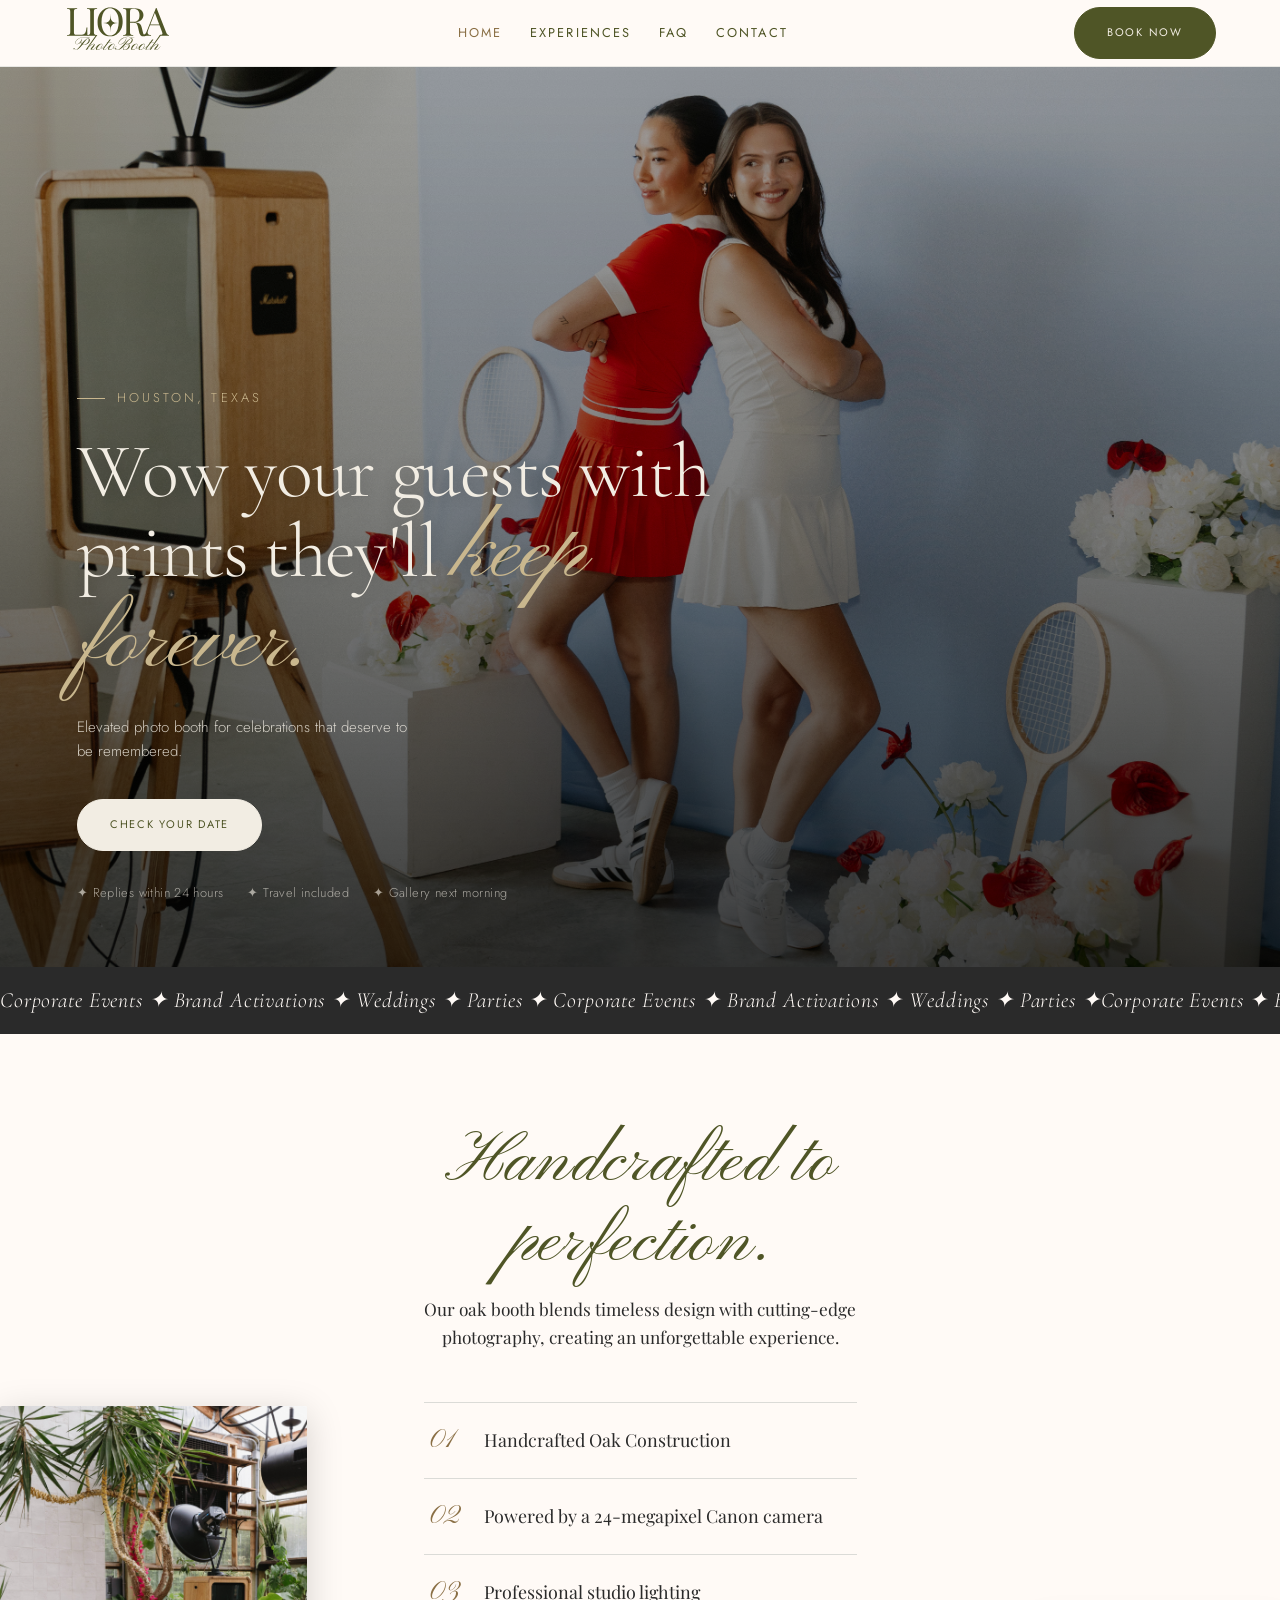
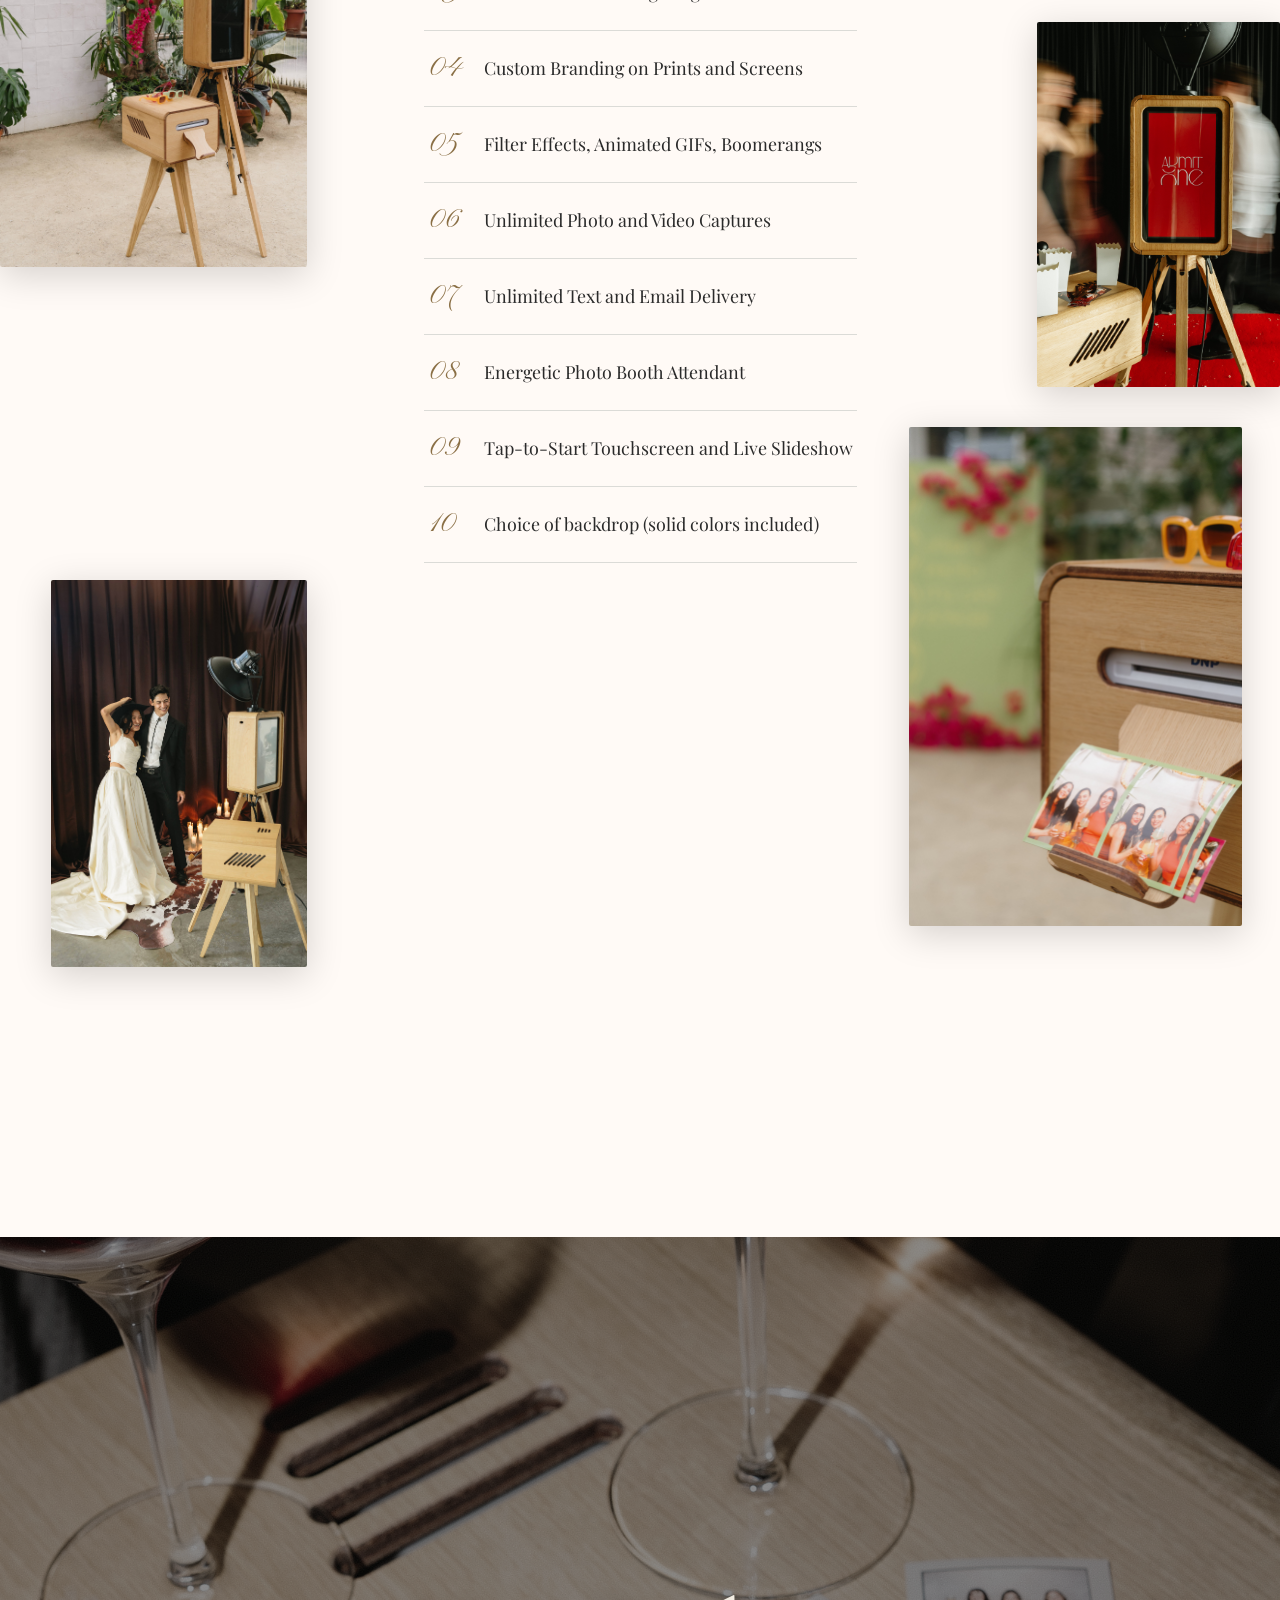
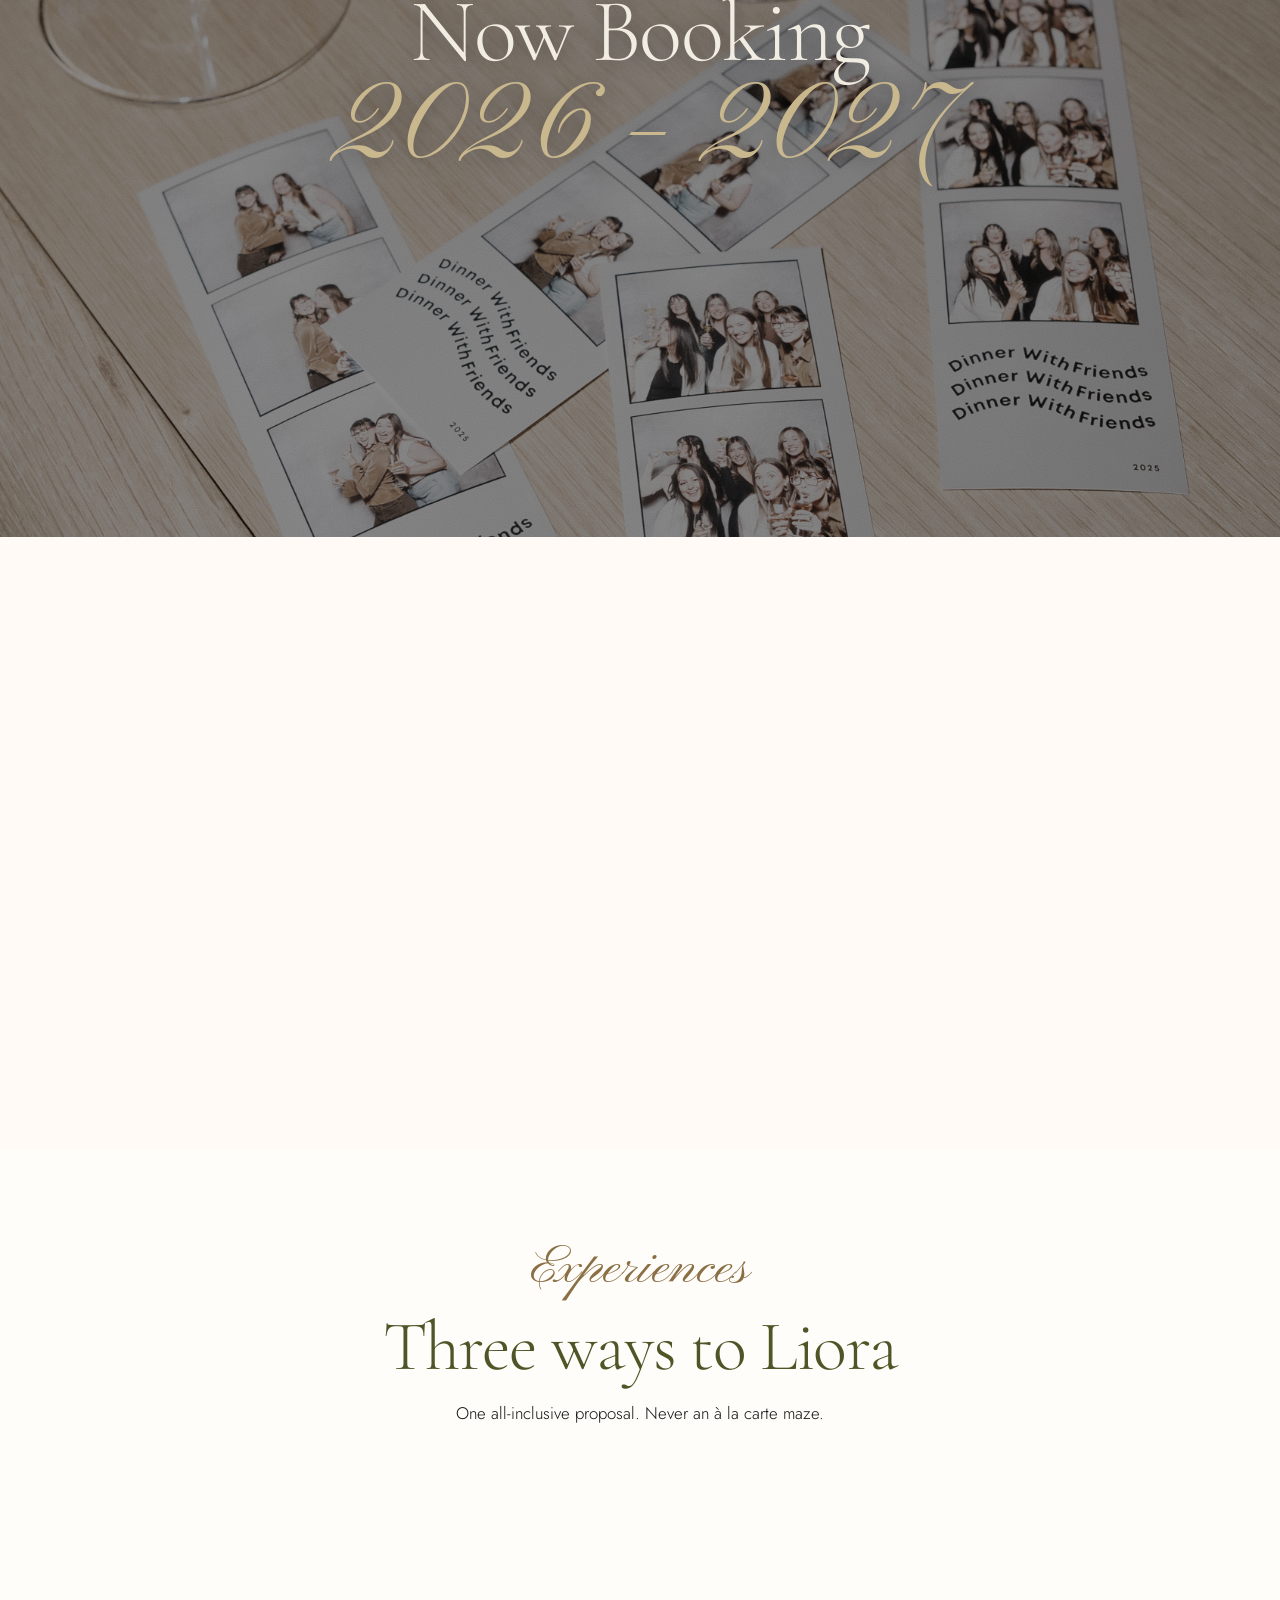
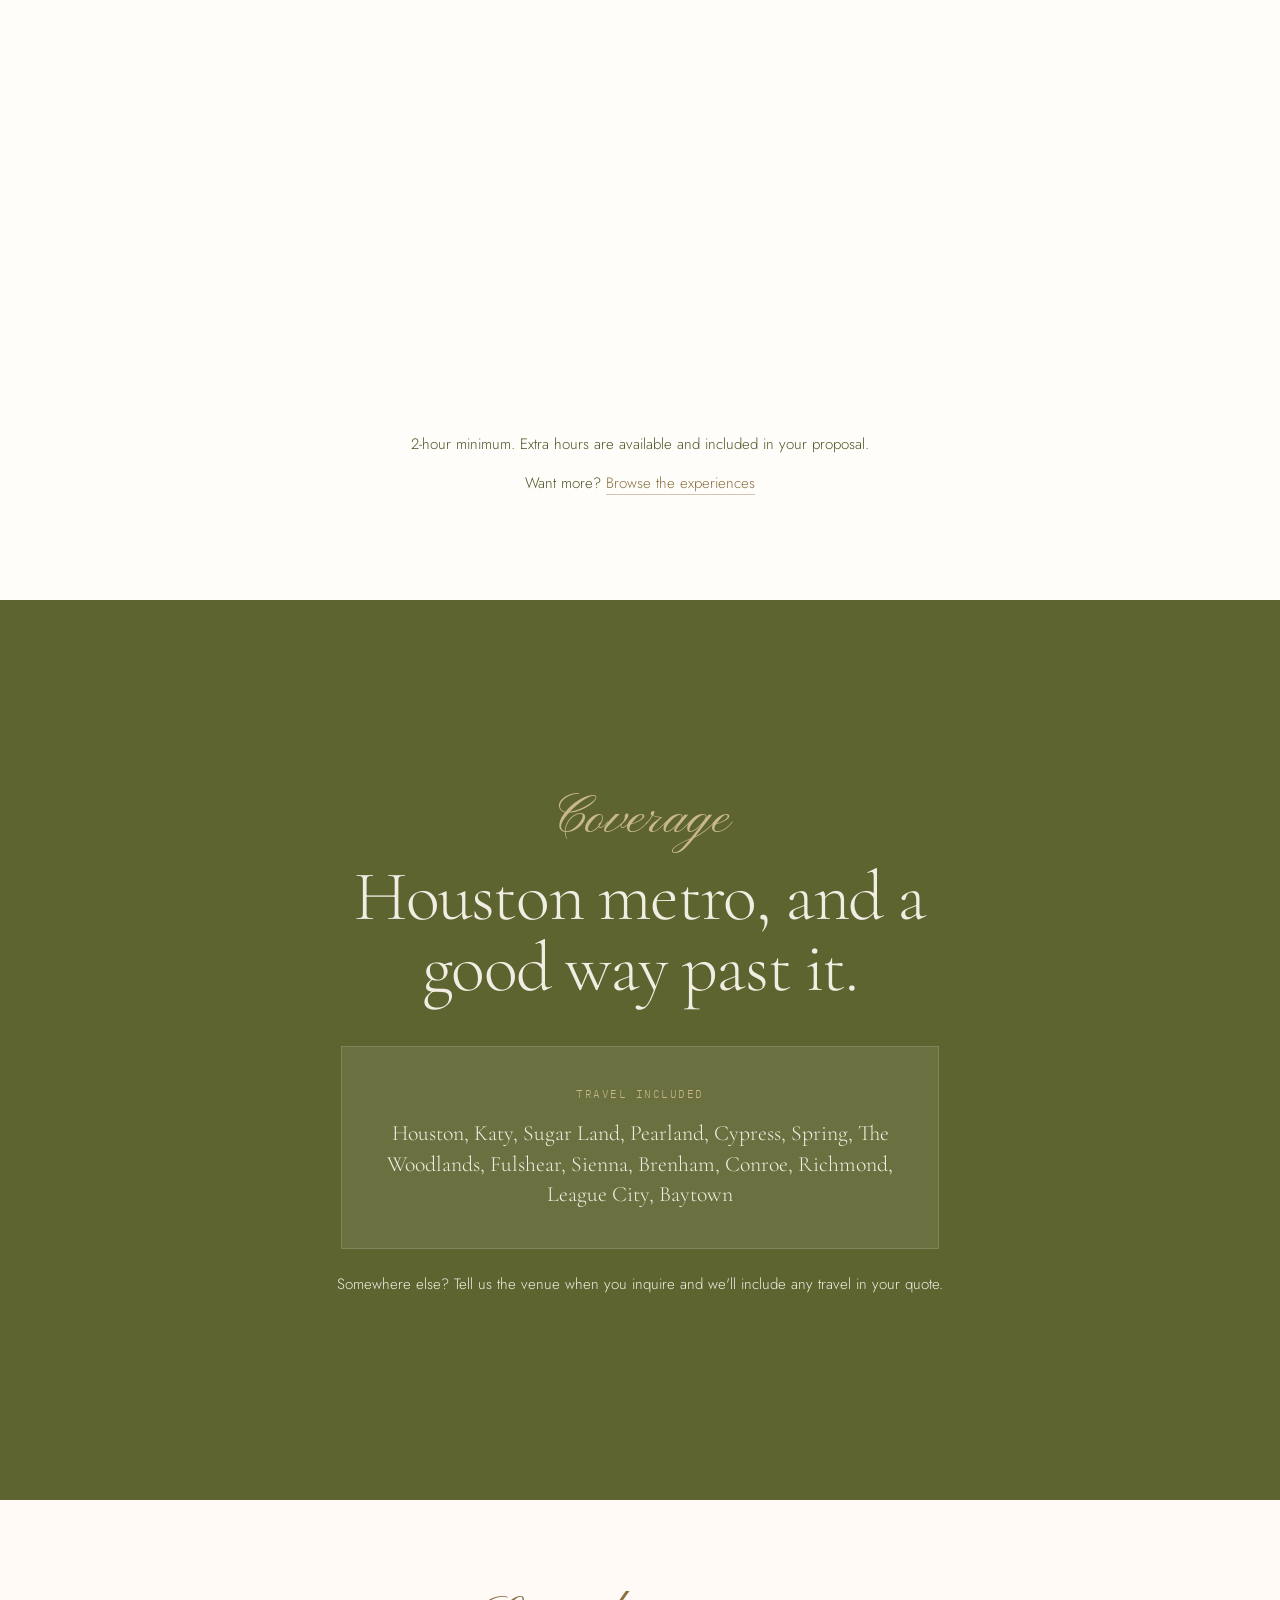
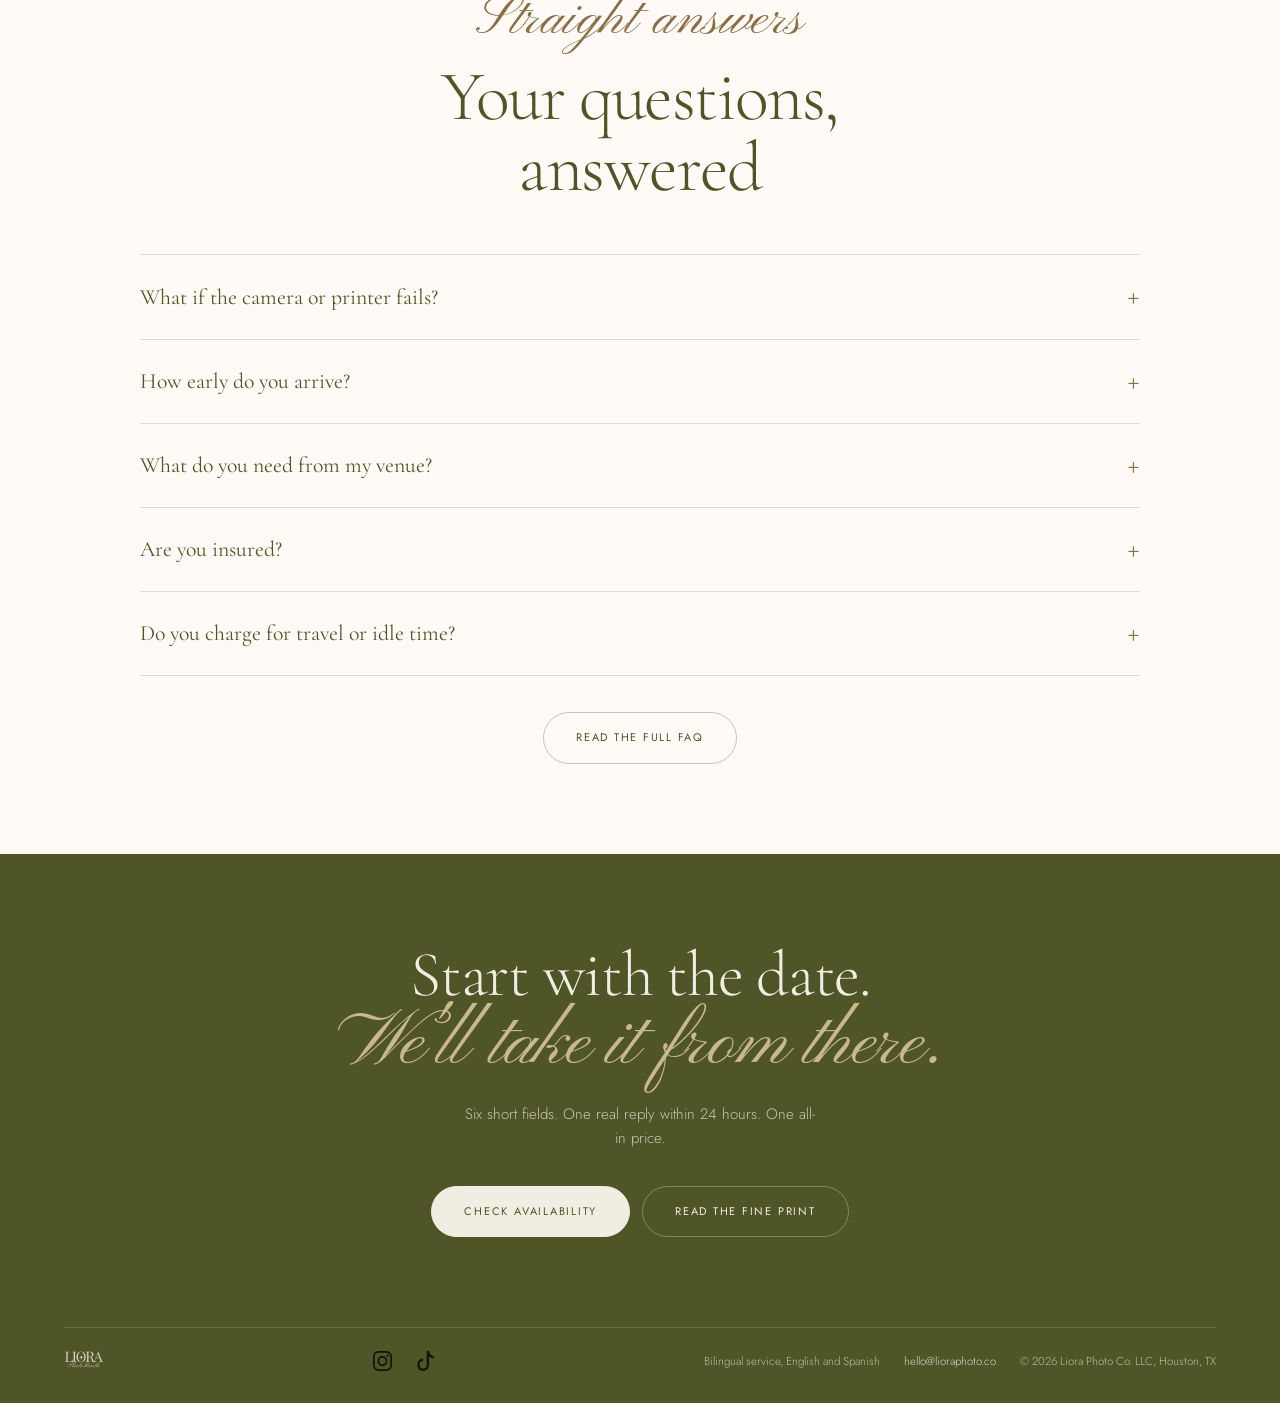
<file: index.html>
<!DOCTYPE html>
<html lang="en">
<head>
<meta charset="UTF-8">
<link rel="icon" href="assets/favicon.ico" type="image/x-icon">
<link rel="icon" href="assets/favicon.png" type="image/png">
<meta name="viewport" content="width=device-width, initial-scale=1.0">
<title>Liora Photo Co. | Luxury Photo Booth Rental in Houston, TX</title>
<meta name="description" content="Liora Photo Co.: luxury photo booth in Houston, TX for weddings, corporate events, brand activations, and parties. No hidden fees, bilingual English/Spanish service.">
<meta property="og:title" content="Liora Photo Co. | Luxury Photo Booth Rental in Houston, TX">
<meta property="og:description" content="Liora Photo Co.: luxury photo booth in Houston, TX for weddings, corporate events, brand activations, and parties. No hidden fees, bilingual English/Spanish service.">
<meta property="og:type" content="website">
<meta property="og:image" content="https://lioraphoto.co/assets/og-image.png">
<meta property="og:image:width" content="1200">
<meta property="og:image:height" content="630">
<meta name="twitter:card" content="summary_large_image">
<link rel="preconnect" href="https://fonts.googleapis.com">
<link rel="preconnect" href="https://fonts.gstatic.com" crossorigin>
<link href="https://fonts.googleapis.com/css2?family=Cormorant+Garamond:ital,wght@0,300;0,400;0,500;0,600;1,300;1,400&family=Jost:wght@300;400;500&family=Playfair+Display:ital,wght@0,400;0,600;0,700;1,500;1,600&family=IBM+Plex+Mono:wght@400&family=Pinyon+Script&display=swap" rel="stylesheet">
<link rel="stylesheet" href="styles.css">
<link rel="stylesheet" href="https://cdn.jsdelivr.net/npm/swiper@11/swiper-bundle.min.css" />
<!-- SEO: LocalBusiness structured data — replace url with the live domain at deploy -->
<script type="application/ld+json">
{
  "@context": "https://schema.org",
  "@type": "LocalBusiness",
  "name": "Liora Photo Co.",
  "description": "Luxury photo booth rental for weddings, corporate events, brand activations, quinceañeras, and parties in the greater Houston area.",
  "image": "https://lioraphoto.co/assets/og-image.png",
  "logo": "https://lioraphoto.co/assets/liora-logo-header.svg",
  "url": "https://lioraphoto.co",
  "telephone": "+12818498588",
  "priceRange": "$$$",
  "areaServed": [
    { "@type": "City", "name": "Houston, TX" },
    { "@type": "City", "name": "Katy, TX" },
    { "@type": "City", "name": "Sugar Land, TX" },
    { "@type": "City", "name": "Pearland, TX" },
    { "@type": "City", "name": "Cypress, TX" },
    { "@type": "City", "name": "Spring, TX" },
    { "@type": "City", "name": "The Woodlands, TX" },
    { "@type": "City", "name": "Fulshear, TX" },
    { "@type": "City", "name": "Sienna, TX" },
    { "@type": "City", "name": "Brenham, TX" },
    { "@type": "City", "name": "Conroe, TX" },
    { "@type": "City", "name": "Richmond, TX" },
    { "@type": "City", "name": "League City, TX" },
    { "@type": "City", "name": "Baytown, TX" }
  ],
  "availableLanguage": [
    { "@type": "Language", "name": "English" },
    { "@type": "Language", "name": "Spanish" }
  ],
  "sameAs": [
    "https://www.instagram.com/lioraphoto.co/",
    "https://www.tiktok.com/@lioraphoto.co"
  ]
}
</script>
</head>
<body>

<header class="site-header">
  <a class="brand" href="index.html" aria-label="Liora Photo Co. home">
    <img src="assets/liora-logo-header.svg" alt="Liora Photo Co. logo">
  </a>
  <nav class="main-nav">
    <a href="index.html" aria-current="page">Home</a>
    <a href="enhancements.html">Experiences</a>
    <a href="faq.html">FAQ</a>
    <a href="contact.html">Contact</a>
  </nav>
  <button class="hamburger" aria-label="Toggle menu" aria-expanded="false">
    <span></span>
    <span></span>
    <span></span>
  </button>
  <a class="btn-primary" href="contact.html">Book Now</a>
</header>

<header class="hero" id="top">
  <div class="swiper hero-carousel">
    <div class="swiper-wrapper">
      <div class="swiper-slide">
        <img src="assets/14_Lumiere_Icon_Booth-Stock-scaled.jpg" alt="Lumiere photo booth setup" draggable="false">
      </div>
      <div class="swiper-slide">
        <img src="assets/35_Courtside_Icon_Booth-Stock.jpg" alt="Courtside photo booth setup" draggable="false">
      </div>
      <div class="swiper-slide">
        <img src="assets/9_TOAST_Booth_Stock-scaled.jpg" alt="TOAST photo booth setup" draggable="false">
      </div>
      <div class="swiper-slide">
        <img src="assets/69_Lumiere_Details_Booth-Stock-scaled.jpg" alt="Lumiere photo booth detail" draggable="false">
      </div>
    </div>
  </div>
  <div class="hero-overlay">
    <p class="hero-badge"><span class="line"></span>Houston, Texas</p>
    <h1>Wow your guests with prints they'll <em class="accent on-dark">keep forever.</em></h1>
    <p class="lede on-dark">Elevated photo booth for celebrations that deserve to be remembered.</p>
    <div class="hero-ctas">
      <a class="btn-pill on-dark" href="contact.html">Check your date</a>
    </div>
    <div class="hero-trust">
      <span>✦ Replies within 24 hours</span>
      <span>✦ Travel included</span>
      <span>✦ Gallery next morning</span>
    </div>
  </div>
</header>

<section class="ticker-section" aria-hidden="true">
  <div class="ticker-track">
    <span>Corporate Events ✦ Brand Activations ✦ Weddings ✦ Parties ✦ Corporate Events ✦ Brand Activations ✦ Weddings ✦ Parties ✦ </span>
    <span>Corporate Events ✦ Brand Activations ✦ Weddings ✦ Parties ✦ Corporate Events ✦ Brand Activations ✦ Weddings ✦ Parties ✦ </span>
  </div>
</section>

<section class="reveal fade-in" id="icon-booth">
  <div class="reveal-inner">
    <div class="reveal-text">
      <div class="section-head">
        <p class="kicker">Handcrafted to perfection.</p>
        <p class="lede booth-desc">Our oak booth blends timeless design with cutting-edge photography, creating an unforgettable experience.</p>
      </div>
      <div class="feature-list">
        <div class="feature-item"><span class="feature-num">01</span><p>Handcrafted Oak Construction</p></div>
        <div class="feature-item"><span class="feature-num">02</span><p>Powered by a 24-megapixel Canon camera</p></div>
        <div class="feature-item"><span class="feature-num">03</span><p>Professional studio lighting</p></div>
        <div class="feature-item"><span class="feature-num">04</span><p>Custom Branding on Prints and Screens</p></div>
        <div class="feature-item"><span class="feature-num">05</span><p>Filter Effects, Animated GIFs, Boomerangs</p></div>
        <div class="feature-item"><span class="feature-num">06</span><p>Unlimited Photo and Video Captures</p></div>
        <div class="feature-item"><span class="feature-num">07</span><p>Unlimited Text and Email Delivery</p></div>
        <div class="feature-item"><span class="feature-num">08</span><p>Energetic Photo Booth Attendant</p></div>
        <div class="feature-item"><span class="feature-num">09</span><p>Tap-to-Start Touchscreen and Live Slideshow</p></div>
        <div class="feature-item"><span class="feature-num">10</span><p>Choice of backdrop (solid colors included)</p></div>
      </div>
    </div>
    <div class="reveal-photos" aria-hidden="true">
      <img src="assets/5_Fresh_Details_Booth_Stock-scaled.jpg"  class="rp rp-1 fade-in" alt="">
      <img src="assets/39_Cinema_Icon_Booth-Stock-scaled.jpg"   class="rp rp-2 fade-in" alt="">
      <img src="assets/40_Fresh_Guests_Booth_Stock-scaled.jpg"  class="rp rp-3 fade-in" alt="">
      <img src="assets/22_Western_Rich_Icon_Booth_Stock.jpg"    class="rp rp-4 fade-in" alt="">
    </div>
  </div>
</section>

<div class="glide-stack">
  <section class="statement-pin">
    <div class="statement-text">
    <span class="statement-serif">Now Booking</span>
    <em class="statement-script">2026 – 2027</em>
  </div>
  </section>

  <section class="section fade-in" id="how-to-book">
    <div class="section-head">
      <p class="kicker">How to book</p>
    </div>
    <div class="steps-grid">
      <div class="step">
        <span class="step-num">1</span>
        <span class="step-tag">Day one</span>
        <h3>Tell us the date</h3>
        <p>Six short fields. A real reply within 24 hours, with availability and one all-in price.</p>
      </div>
      <div class="step">
        <span class="step-num">2</span>
        <span class="step-tag">Same day</span>
        <h3>Sign and save it</h3>
        <p>A plain-English agreement and a 30% retainer, both online. Then we design your template and backdrop.</p>
      </div>
      <div class="step">
        <span class="step-num">3</span>
        <span class="step-tag">Event night</span>
        <h3>We handle the rest</h3>
        <p>We arrive 90 minutes early, coordinate with your planner, run the booth.</p>
      </div>
    </div>
    <div class="cta-row">
      <a class="btn-primary" href="contact.html">Start step one</a>
    </div>
  </section>
</div>

<section class="section card-bg" id="experiences">
  <div class="section-head">
    <p class="kicker">Experiences</p>
    <h2 class="display">Three ways to Liora</h2>
    <p class="lede">One all-inclusive proposal. Never an à la carte maze.</p>
  </div>
  <div class="pkg-grid">
    <div class="pkg-card fade-in">
      <span class="pkg-tag">Digital only</span>
      <h3>The Signature</h3>
      <p class="pkg-hours">3 hours</p>
      <ul class="pkg-list">
        <li>Unlimited digital photos, GIFs &amp; boomerangs</li>
        <li>Instant text/email sharing + live online gallery</li>
        <li>Custom-branded template, backdrop of choice, on-site host</li>
      </ul>
      <button class="pkg-toggle" type="button" aria-expanded="false" aria-controls="price-signature">See pricing</button>
      <div class="pkg-pricing" id="price-signature">
        <div><p>Starting at <strong>$600</strong></p></div>
      </div>
      <a class="btn-primary pkg-btn-outline" href="contact.html?intent=inquire">Inquire</a>
    </div>
    <div class="pkg-card featured fade-in">
      <span class="pkg-tag">Full service</span>
      <h3>The Grand</h3>
      <p class="pkg-hours">3 hours</p>
      <ul class="pkg-list">
        <li class="pkg-plus">Everything in Signature, plus:</li>
        <li>Unlimited 2×6 print strips <em>and</em> 4×6 prints</li>
      </ul>
      <button class="pkg-toggle" type="button" aria-expanded="false" aria-controls="price-grand">See pricing</button>
      <div class="pkg-pricing" id="price-grand">
        <div><p>Starting at <strong>$750</strong></p></div>
      </div>
      <a class="btn-primary" href="contact.html?intent=book">Book Now</a>
    </div>
    <div class="pkg-card fade-in">
      <span class="pkg-tag">Ultra-luxury</span>
      <h3>The Liora Elite</h3>
      <p class="pkg-hours">4 hours</p>
      <ul class="pkg-list">
        <li class="pkg-plus">Everything in Grand, plus:</li>
        <li>A fourth hour of booth time</li>
        <li>Spotlight Glam (editorial black &amp; white lighting)</li>
      </ul>
      <button class="pkg-toggle" type="button" aria-expanded="false" aria-controls="price-elite">See pricing</button>
      <div class="pkg-pricing" id="price-elite">
        <div><p>Starting at <strong>$900</strong></p></div>
      </div>
      <a class="btn-primary pkg-btn-outline" href="contact.html?intent=inquire">Inquire</a>
    </div>
  </div>
  <p style="text-align:center; margin-top:2.2rem; font-size:0.94rem;">2-hour minimum. Extra hours are available and included in your proposal.</p>
  <p style="text-align:center; margin-top:0.6rem; font-size:0.94rem;">Want more? <a href="enhancements.html" style="color:var(--gold); border-bottom:1px solid rgba(138,111,69,0.4);">Browse the experiences</a></p>
</section>

<div class="glide-stack-3">

<section class="section fade-in" id="coverage">
  <div class="section-head">
    <p class="kicker">Coverage</p>
    <h2 class="display">Houston metro, and a<br>good way past it.</h2>
  </div>
  <div class="coverage-grid">
    <div class="coverage-card">
      <span class="tag">Travel included</span>
      <p>Houston, Katy, Sugar Land, Pearland, Cypress, Spring, The Woodlands, Fulshear, Sienna, Brenham, Conroe, Richmond, League City, Baytown</p>
    </div>
  </div>
  <p style="text-align:center; margin-top:1.4rem; font-size:0.94rem;">Somewhere else? Tell us the venue when you inquire and we'll include any travel in your quote.</p>
</section>

<section class="section" id="faq">
  <div class="section-head">
    <p class="kicker">Straight answers</p>
    <h2 class="display">Your questions,<br>answered</h2>
  </div>
  <div class="faq-items" style="max-width:62.5rem; margin:0 auto;">
    <details class="faq-item">
      <summary><span>What if the camera or printer fails?</span><span class="faq-plus">+</span></summary>
      <div class="faq-answer"><p>Backup equipment comes to every event. We also run a full test print before your first guest walks in, so most problems get caught before anyone notices.</p></div>
    </details>
    <details class="faq-item">
      <summary><span>How early do you arrive?</span><span class="faq-plus">+</span></summary>
      <div class="faq-answer"><p>90 minutes before your start time, with a test print done before guests arrive. We coordinate with your planner directly.</p></div>
    </details>
    <details class="faq-item">
      <summary><span>What do you need from my venue?</span><span class="faq-plus">+</span></summary>
      <div class="faq-answer"><p>An 8 × 8 ft footprint, one standard outlet, and cover if we're outdoors. We bring the table, cable runs, and lighting.</p></div>
    </details>
    <details class="faq-item">
      <summary><span>Are you insured?</span><span class="faq-plus">+</span></summary>
      <div class="faq-answer"><p>Fully. We carry general liability and send a certificate naming your venue the same day you ask, which is what most venues require before load-in.</p></div>
    </details>
    <details class="faq-item">
      <summary><span>Do you charge for travel or idle time?</span><span class="faq-plus">+</span></summary>
      <div class="faq-answer"><p>Travel is included across our whole service area. Breaks up to 1 hour are free; longer pauses count as booth time.</p></div>
    </details>
  </div>
  <div class="cta-row">
    <a class="btn-pill-outline" href="faq.html">Read the full FAQ</a>
  </div>
</section>

</div><!-- /.glide-stack-3 -->

<section class="section dark fade-in" id="inquire">
  <div class="page-hero-inner" style="text-align:center;">
    <h2 class="display">Start with the date.<br><em class="accent on-dark">We'll take it from there.</em></h2>
    <p class="lede on-dark">Six short fields. One real reply within 24 hours. One all-in price.</p>
    <div class="cta-row">
      <a class="btn-pill on-dark" href="contact.html">Check availability</a>
      <a class="btn-pill-outline on-dark" href="faq.html">Read the fine print</a>
    </div>
  </div>
</section>

<footer class="site-footer">
  <div class="footer-inner">
    <img class="footer-logo" src="assets/liora-logo-footer.svg" alt="Liora Photo Co.">
    <div class="footer-socials">
      <a href="https://www.instagram.com/lioraphoto.co/" target="_blank" rel="noopener noreferrer" aria-label="Instagram">
        <img src="assets/instagram.svg" alt="Instagram" style="width: 1.2rem; height: 1.2rem; display: block;">
      </a>
      <a href="https://www.tiktok.com/@lioraphoto.co" target="_blank" rel="noopener noreferrer" aria-label="TikTok">
        <img src="assets/tiktok.svg" alt="TikTok" style="width: 1.2rem; height: 1.2rem; display: block;">
      </a>
    </div>
    <div class="footer-meta">
      <span>Bilingual service, English and Spanish</span>
      <span><a href="mailto:hello@lioraphoto.co">hello@lioraphoto.co</a></span>
      <span>© 2026 Liora Photo Co. LLC, Houston, TX</span>
    </div>
  </div>
</footer>

<script>
document.querySelectorAll(".pkg-toggle").forEach(function (btn) {
  btn.addEventListener("click", function () {
    var open = btn.getAttribute("aria-expanded") !== "true";
    btn.setAttribute("aria-expanded", open ? "true" : "false");
    btn.textContent = open ? "Hide pricing" : "See pricing";
    document.getElementById(btn.getAttribute("aria-controls")).classList.toggle("is-open", open);
  });
});
</script>
<script>
(function () {
  var header = document.querySelector('.site-header');
  var toggle = document.querySelector('.hamburger');
  if (!header || !toggle) return;
  toggle.addEventListener('click', function () {
    var isOpen = header.classList.toggle('nav-open');
    toggle.setAttribute('aria-expanded', isOpen ? 'true' : 'false');
  });
  document.querySelectorAll('.main-nav a').forEach(function (link) {
    link.addEventListener('click', function () {
      header.classList.remove('nav-open');
      toggle.setAttribute('aria-expanded', 'false');
    });
  });
})();
</script>
<script>
(function () {
  var els = document.querySelectorAll('.fade-in');
  if (!els.length) return;
  if (!('IntersectionObserver' in window)) {
    els.forEach(function (el) { el.classList.add('visible'); });
    return;
  }
  var observer = new IntersectionObserver(function (entries) {
    entries.forEach(function (entry) {
      if (entry.isIntersecting) {
        var el = entry.target;
        // Reveal photos (.rp) get a compositor hint only for the moment
        // they're animating in, so the mobile sticky/scroll effect stays
        // smooth without leaving will-change set permanently.
        if (el.classList.contains('rp')) {
          el.style.willChange = 'transform';
          el.addEventListener('transitionend', function clear() {
            el.style.willChange = 'auto';
            el.removeEventListener('transitionend', clear);
          });
        }
        el.classList.add('visible');
        observer.unobserve(el);
      }
    });
  }, { threshold: 0.1 });
  els.forEach(function (el) { observer.observe(el); });
})();
</script>
<script>
(function () {
  var debounceTimer;
  function setRevealStickyTop() {
    var el = document.querySelector('.reveal-text');
    if (!el) return;
    if (window.innerWidth >= 900) {
      el.style.top = '';
      return;
    }
    el.style.top = (window.innerHeight - el.offsetHeight) + 'px';
  }
  setRevealStickyTop();
  window.addEventListener('load', setRevealStickyTop);
  window.addEventListener('resize', function () {
    clearTimeout(debounceTimer);
    debounceTimer = setTimeout(setRevealStickyTop, 150);
  });
})();
</script>
<script src="https://cdn.jsdelivr.net/npm/swiper@11/swiper-bundle.min.js"></script>
<script>
  var heroCarousel = new Swiper('.hero-carousel', {
    effect: 'fade',
    fadeEffect: { crossFade: true },
    autoplay: {
      delay: 2000,
      disableOnInteraction: false,
      pauseOnMouseEnter: false,
      stopOnLastSlide: false
    },
    loop: true,
    speed: 800,
    // Purely a decorative, ambient background carousel — no arrows/dots
    // invite manual swiping. allowTouchMove:true let a real mouse-drag or
    // finger-swipe over the <img> hijack Swiper's gesture state (especially
    // when the browser's native image-drag-ghost intercepts the mouseup),
    // which could leave autoplay stuck after the first transition. Disabling
    // it removes that whole class of interaction bugs on both platforms.
    allowTouchMove: false,
    // In-app browsers (Instagram/Facebook) can init Swiper before the hero's
    // layout has settled, leaving it with a 0-size container that never
    // recalculates. Watch the DOM/size and recalc automatically.
    observer: true,
    observeParents: true
  });
  // Mobile browsers (especially iOS Safari) can pause Swiper autoplay during
  // the initial paint. Force-restart after the first frame, and again whenever
  // the tab becomes visible after being hidden.
  requestAnimationFrame(function () {
    if (heroCarousel && heroCarousel.autoplay) heroCarousel.autoplay.start();
  });
  document.addEventListener('visibilitychange', function () {
    if (!document.hidden && heroCarousel && heroCarousel.autoplay) {
      heroCarousel.autoplay.start();
    }
  });
  // In-app browsers (Instagram, Facebook) often finish their own layout /
  // chrome injection after DOMContentLoaded, which can leave autoplay stuck
  // on the first slide. Re-sync sizing and restart once everything, images
  // included, has fully loaded.
  window.addEventListener('load', function () {
    if (heroCarousel) {
      heroCarousel.update();
      if (heroCarousel.autoplay) heroCarousel.autoplay.start();
    }
  });
</script>
</body>
</html>
</file>
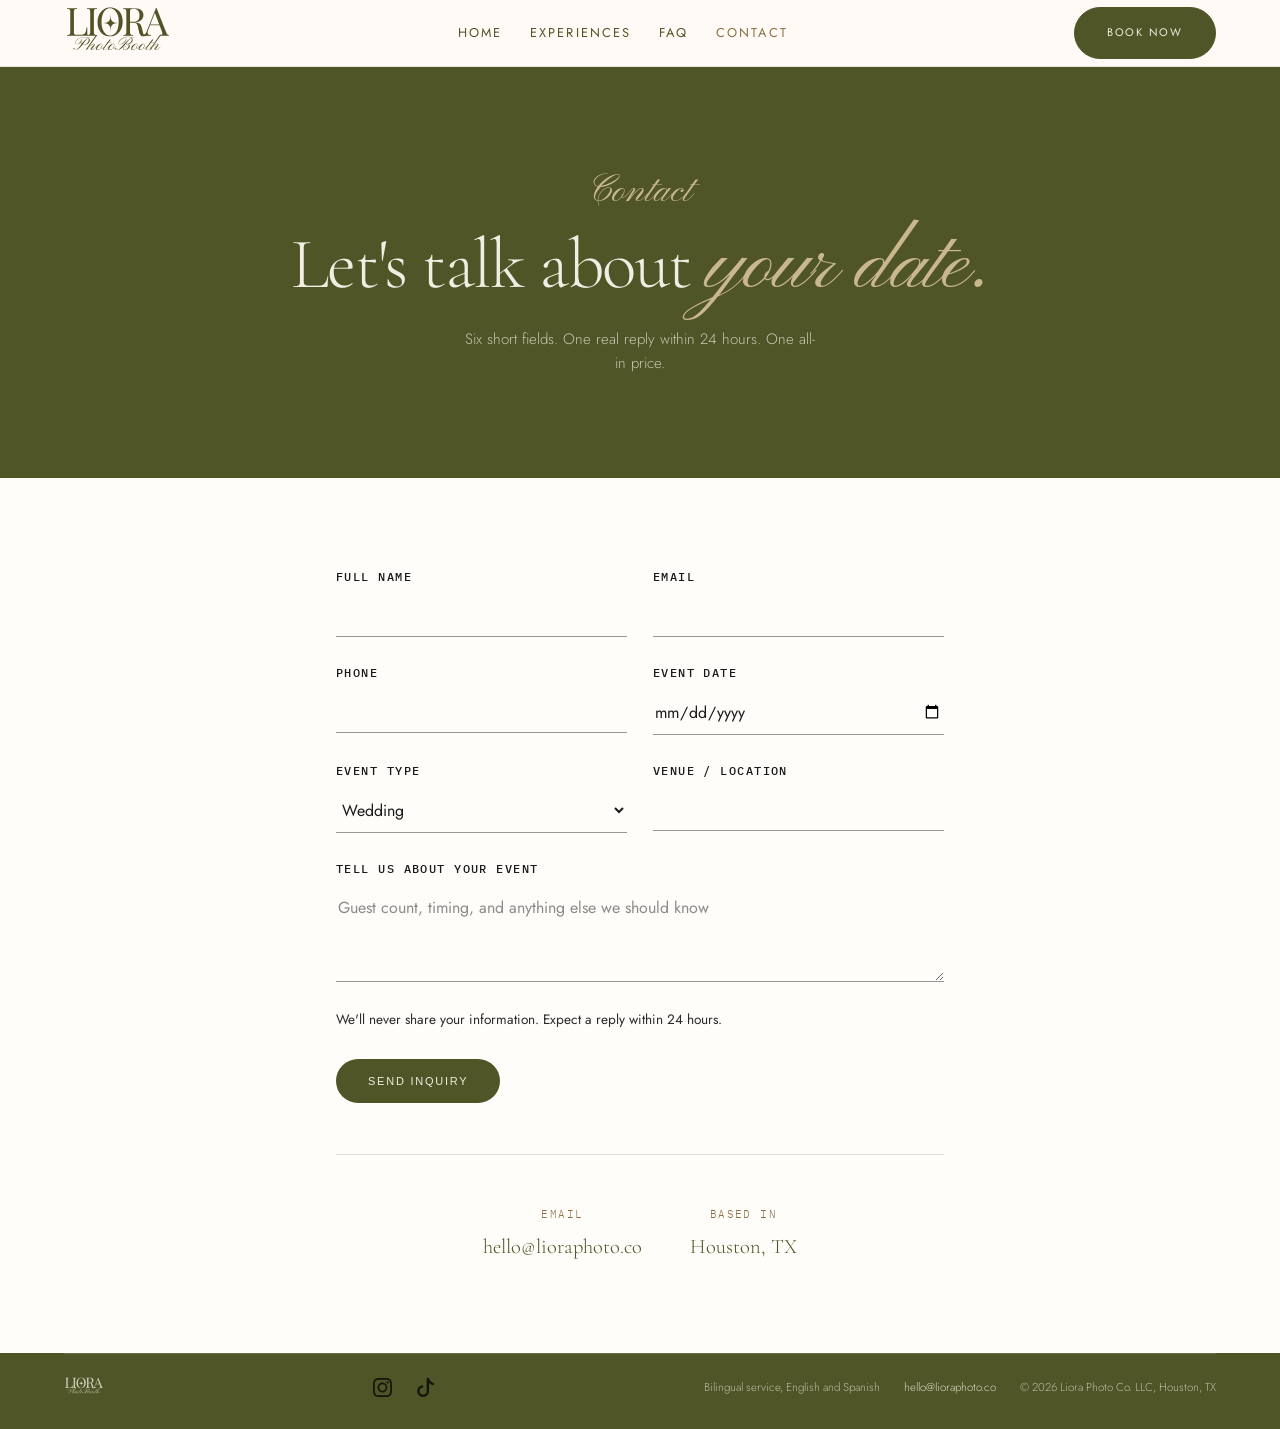
<file: contact.html>
<!DOCTYPE html>
<html lang="en">
<head>
<meta charset="UTF-8">
<link rel="icon" href="assets/favicon.ico" type="image/x-icon">
<link rel="icon" href="assets/favicon.png" type="image/png">
<meta name="viewport" content="width=device-width, initial-scale=1.0">
<title>Check Availability | Liora Photo Co. Houston</title>
<meta name="description" content="Check availability for Liora Photo Co.'s luxury photo booth in Houston, TX. Tell us your event date and we'll reply within 24 hours. No hidden fees, ever.">
<meta property="og:title" content="Check Availability | Liora Photo Co. Houston">
<meta property="og:description" content="Check availability for Liora Photo Co.'s luxury photo booth in Houston, TX. Tell us your event date and we'll reply within 24 hours. No hidden fees, ever.">
<meta property="og:type" content="website">
<meta property="og:image" content="https://lioraphoto.co/assets/og-image.png">
<meta property="og:image:width" content="1200">
<meta property="og:image:height" content="630">
<meta name="twitter:card" content="summary_large_image">
<link rel="preconnect" href="https://fonts.googleapis.com">
<link rel="preconnect" href="https://fonts.gstatic.com" crossorigin>
<link href="https://fonts.googleapis.com/css2?family=Cormorant+Garamond:ital,wght@0,300;0,400;0,500;0,600;1,300;1,400&family=Jost:wght@300;400;500&family=Playfair+Display:ital,wght@1,500;1,600&family=IBM+Plex+Mono:wght@400;500&family=Pinyon+Script&display=swap" rel="stylesheet">
<link rel="stylesheet" href="styles.css">
</head>
<body>

<header class="site-header">
  <a class="brand" href="index.html" aria-label="Liora Photo Co. home">
    <img src="assets/liora-logo-header.svg" alt="Liora Photo Co. logo">
  </a>
  <nav class="main-nav">
    <a href="index.html">Home</a>
    <a href="enhancements.html">Experiences</a>
    <a href="faq.html">FAQ</a>
    <a href="contact.html" aria-current="page">Contact</a>
  </nav>
  <button class="hamburger" aria-label="Toggle menu" aria-expanded="false">
    <span></span>
    <span></span>
    <span></span>
  </button>
  <a class="btn-primary" href="contact.html">Book Now</a>
</header>

<section class="page-hero">
  <div class="page-hero-inner">
    <p class="kicker on-dark">Contact</p>
    <h1 class="display">Let's talk about <em class="accent on-dark">your date.</em></h1>
    <p class="lede on-dark">Six short fields. One real reply within 24 hours. One all-in price.</p>
  </div>
</section>

<section class="section card-bg">
  <div class="form-wrap">
    <form action="https://formspree.io/f/xzepzlwb" method="POST">

      <div class="field-row">
        <div class="field">
          <label for="name">Full name</label>
          <input type="text" id="name" name="name" required>
        </div>
        <div class="field">
          <label for="email">Email</label>
          <input type="email" id="email" name="email" required>
        </div>
      </div>

      <div class="field-row">
        <div class="field">
          <label for="phone">Phone</label>
          <input type="tel" id="phone" name="phone">
        </div>
        <div class="field">
          <label for="event_date">Event date</label>
          <input type="date" id="event_date" name="event_date">
        </div>
      </div>

      <div class="field-row">
        <div class="field">
          <label for="event_type">Event type</label>
          <select id="event_type" name="event_type">
            <option value="Wedding">Wedding</option>
            <option value="Brand / Corporate">Brand / Corporate</option>
            <option value="Private Celebration">Private Celebration</option>
            <option value="Other">Other</option>
          </select>
        </div>
        <div class="field">
          <label for="venue">Venue / location</label>
          <input type="text" id="venue" name="venue">
        </div>
      </div>

      <div class="field">
        <label for="message">Tell us about your event</label>
        <textarea id="message" name="message" placeholder="Guest count, timing, and anything else we should know"></textarea>
      </div>

      <p class="form-note">We'll never share your information. Expect a reply within 24 hours.</p>

      <button class="btn-pill form-submit" type="submit">Send inquiry</button>
    </form>

    <div class="contact-info">
      <div class="contact-info-item">
        <span class="tag">Email</span>
        <a href="mailto:hello@lioraphoto.co">hello@lioraphoto.co</a>
      </div>
      <div class="contact-info-item">
        <span class="tag">Based in</span>
        <span class="value">Houston, TX</span>
      </div>
    </div>
  </div>
</section>

<footer class="site-footer">
  <div class="footer-inner">
    <img class="footer-logo" src="assets/liora-logo-footer.svg" alt="Liora Photo Co.">
    <div class="footer-socials">
      <a href="https://www.instagram.com/lioraphoto.co/" target="_blank" rel="noopener noreferrer" aria-label="Instagram">
        <img src="assets/instagram.svg" alt="Instagram" style="width: 1.2rem; height: 1.2rem; display: block;">
      </a>
      <a href="https://www.tiktok.com/@lioraphoto.co" target="_blank" rel="noopener noreferrer" aria-label="TikTok">
        <img src="assets/tiktok.svg" alt="TikTok" style="width: 1.2rem; height: 1.2rem; display: block;">
      </a>
    </div>
    <div class="footer-meta">
      <span>Bilingual service, English and Spanish</span>
      <span><a href="mailto:hello@lioraphoto.co">hello@lioraphoto.co</a></span>
      <span>© 2026 Liora Photo Co. LLC, Houston, TX</span>
    </div>
  </div>
</footer>

<script>
(function () {
  var header = document.querySelector(".site-header");
  var toggle = document.querySelector(".hamburger");
  if (!header || !toggle) return;
  toggle.addEventListener("click", function () {
    var isOpen = header.classList.toggle("nav-open");
    toggle.setAttribute("aria-expanded", isOpen ? "true" : "false");
  });
  document.querySelectorAll(".main-nav a").forEach(function (link) {
    link.addEventListener("click", function () {
      header.classList.remove("nav-open");
      toggle.setAttribute("aria-expanded", "false");
    });
  });
})();
</script>
</body>
</html>
</file>
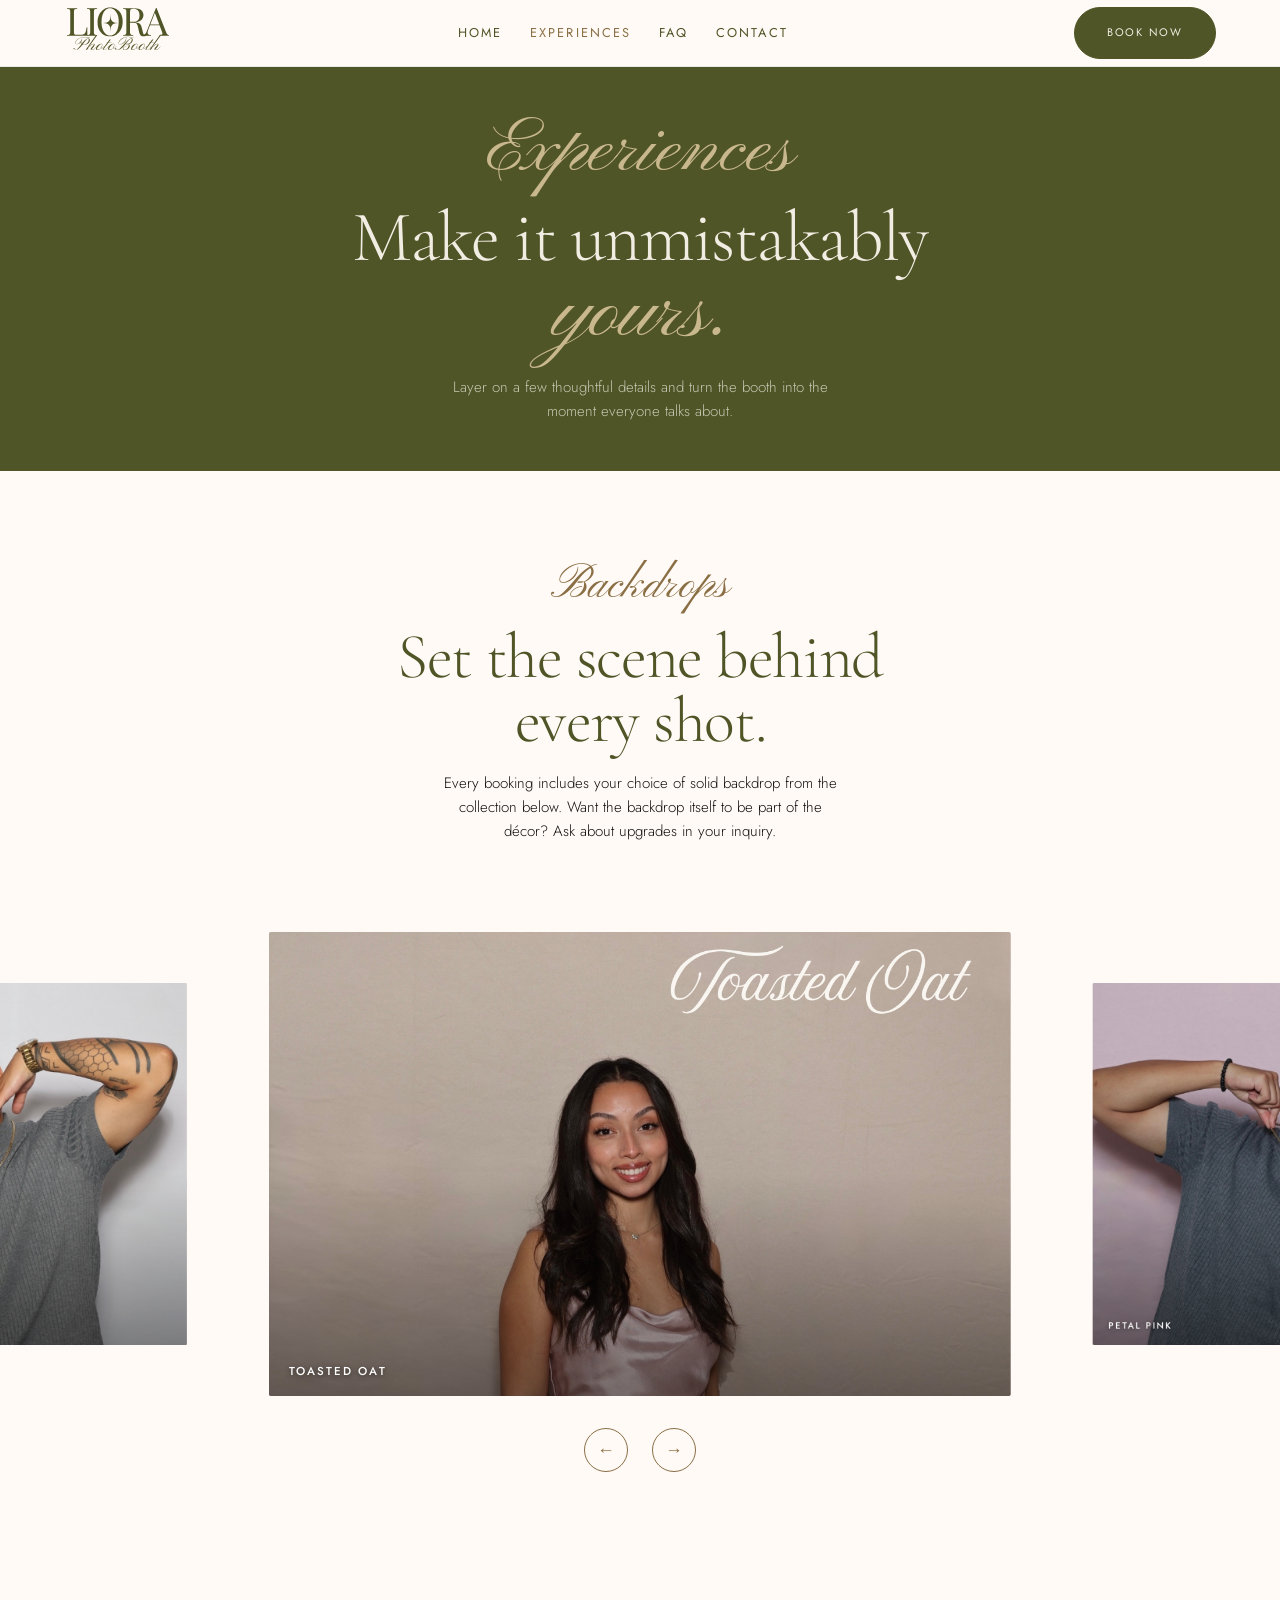
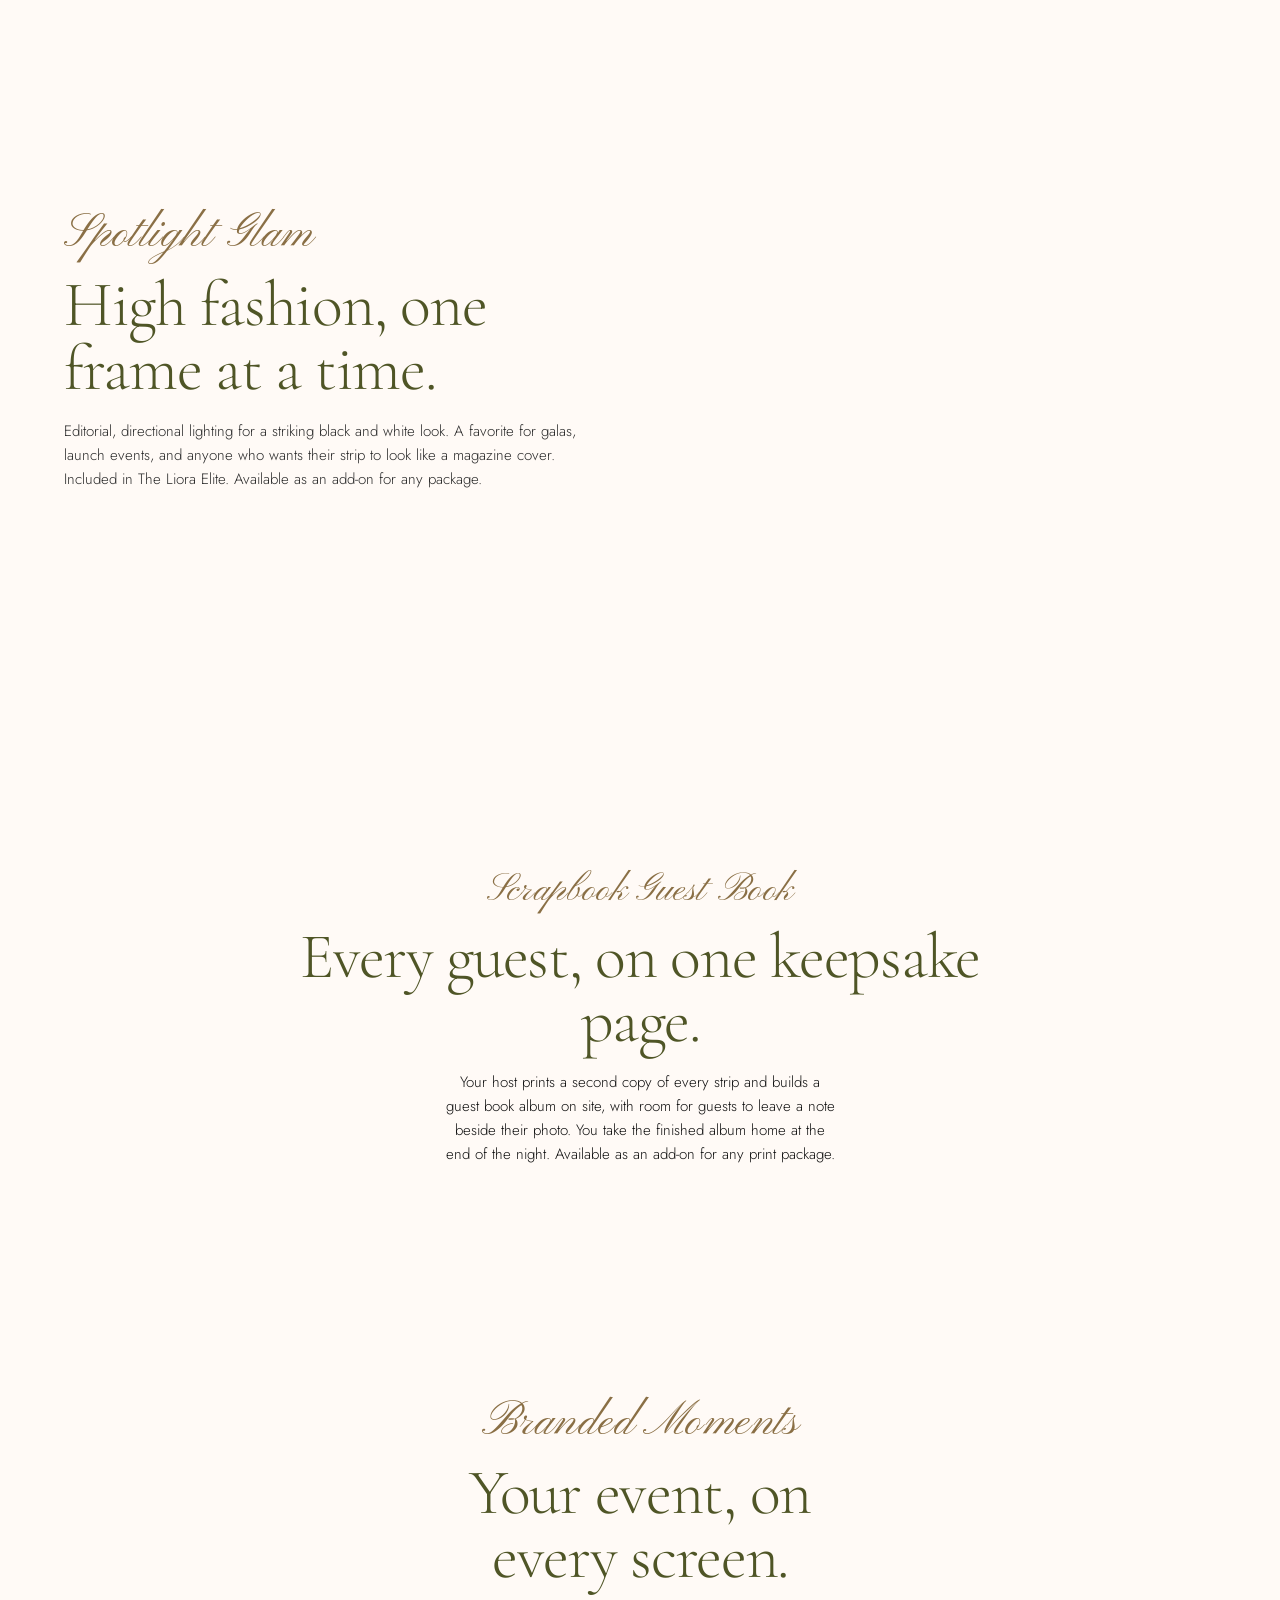
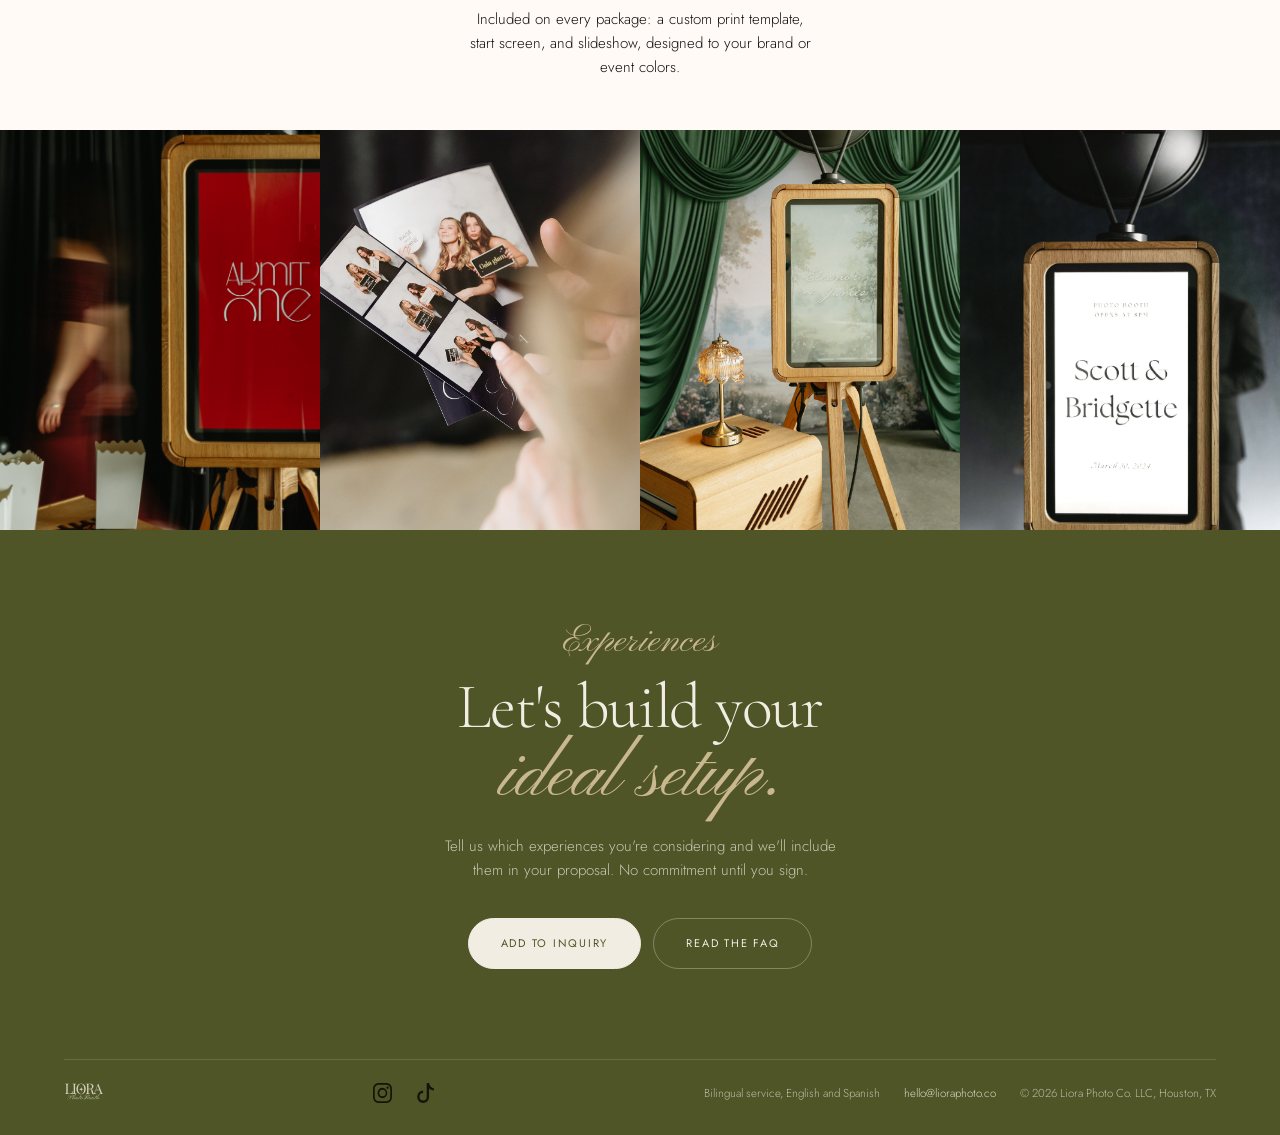
<file: enhancements.html>
<!DOCTYPE html>
<html lang="en">
<head>
<meta charset="UTF-8">
<link rel="icon" href="assets/favicon.ico" type="image/x-icon">
<link rel="icon" href="assets/favicon.png" type="image/png">
<meta name="viewport" content="width=device-width, initial-scale=1.0">
<title>Experiences | Liora Photo Co. Houston</title>
<meta name="description" content="Backdrops, Spotlight Glam, a scrapbook guest book, and custom branding — layer on experiences for your Liora Photo Co. booth in Houston, TX.">
<meta property="og:title" content="Experiences | Liora Photo Co. Houston">
<meta property="og:description" content="Backdrops, Spotlight Glam, a scrapbook guest book, and custom branding — layer on experiences for your Liora Photo Co. booth in Houston, TX.">
<meta property="og:type" content="website">
<meta property="og:image" content="https://lioraphoto.co/assets/og-image.png">
<meta property="og:image:width" content="1200">
<meta property="og:image:height" content="630">
<meta name="twitter:card" content="summary_large_image">
<link rel="preconnect" href="https://fonts.googleapis.com">
<link rel="preconnect" href="https://fonts.gstatic.com" crossorigin>
<link href="https://fonts.googleapis.com/css2?family=Cormorant+Garamond:ital,wght@0,300;0,400;0,500;0,600;1,300;1,400&family=Jost:wght@300;400;500&family=Playfair+Display:ital,wght@1,500;1,600&family=IBM+Plex+Mono:wght@400&family=Pinyon+Script&display=swap" rel="stylesheet">
<link rel="stylesheet" href="styles.css">
</head>
<body>

<header class="site-header">
  <a class="brand" href="index.html" aria-label="Liora Photo Co. home">
    <img src="assets/liora-logo-header.svg" alt="Liora Photo Co. logo">
  </a>
  <nav class="main-nav">
    <a href="index.html">Home</a>
    <a href="enhancements.html" aria-current="page">Experiences</a>
    <a href="faq.html">FAQ</a>
    <a href="contact.html">Contact</a>
  </nav>
  <button class="hamburger" aria-label="Toggle menu" aria-expanded="false">
    <span></span>
    <span></span>
    <span></span>
  </button>
  <a class="btn-primary" href="contact.html">Book Now</a>
</header>

<section class="page-hero enhancements-hero">
  <div class="page-hero-inner">
    <p class="kicker on-dark">Experiences</p>
    <h1 class="display">Make it unmistakably<br><em class="accent on-dark">yours.</em></h1>
    <p class="lede on-dark">Layer on a few thoughtful details and turn the booth into the moment everyone talks about.</p>
  </div>
</section>

<section class="section full-edge" id="backdrops">
  <div class="section-head">
    <p class="kicker">Backdrops</p>
    <h2 class="display">Set the scene behind every shot.</h2>
    <p class="lede">Every booking includes your choice of solid backdrop from the collection below. Want the backdrop itself to be part of the décor? Ask about upgrades in your inquiry.</p>
  </div>
  <div class="bd-showcase" id="backdropShowcase">
    <div class="bd-track">
      <div class="bd-slide" data-label="TOASTED OAT">
        <img src="assets/backdrop-toasted-oat.jpg" alt="Toasted Oat backdrop">
      </div>
      <div class="bd-slide" data-label="PETAL PINK">
        <img src="assets/backdrop-petal-pink.jpg" alt="Petal Pink backdrop">
      </div>
      <div class="bd-slide" data-label="BUTTERCREAM">
        <img src="assets/backdrop-buttercream.jpg" alt="Buttercream backdrop">
      </div>
      <div class="bd-slide" data-label="CHERRY COLA">
        <img src="assets/backdrop-cherry-cola.jpg" alt="Cherry Cola backdrop">
      </div>
      <div class="bd-slide" data-label="MIDNIGHT INK">
        <img src="assets/backdrop-midnight-ink.jpg" alt="Midnight Ink backdrop">
      </div>
      <div class="bd-slide" data-label="CLOUD WHITE">
        <img src="assets/backdrop-cloud-white.jpg" alt="Cloud White backdrop">
      </div>
    </div>
    <div class="bd-controls">
      <button type="button" class="bd-btn bd-prev" aria-label="Previous backdrop">&#8592;</button>
      <button type="button" class="bd-btn bd-next" aria-label="Next backdrop">&#8594;</button>
    </div>
  </div>
</section>

<section class="section" id="glam">
  <div class="feature-row">
    <div class="feature-copy">
      <p class="kicker">Spotlight Glam</p>
      <h2 class="display">High fashion, one frame at a time.</h2>
      <p class="lede">Editorial, directional lighting for a striking black and white look. A favorite for galas, launch events, and anyone who wants their strip to look like a magazine cover.</p>
      <p class="lede">Included in The Liora Elite. Available as an add-on for any package.</p>
    </div>
    <div class="feature-media">
      <div class="rail-visual">
        <video autoplay muted loop playsinline>
          <source src="assets/Enhancements-Spotlight.mov">
        </video>
      </div>
    </div>
  </div>
</section>

<section class="section" id="guestbook">
  <div class="section-head">
    <p class="kicker">Scrapbook Guest Book</p>
    <h2 class="display">Every guest, on one keepsake page.</h2>
    <p class="lede">Your host prints a second copy of every strip and builds a guest book album on site, with room for guests to leave a note beside their photo. You take the finished album home at the end of the night. Available as an add-on for any print package.</p>
  </div>
</section>

<section class="section full-edge" id="branded">
  <div class="section-head">
    <p class="kicker">Branded Moments</p>
    <h2 class="display">Your event, on every screen.</h2>
    <p class="lede">Included on every package: a custom print template, start screen, and slideshow, designed to your brand or event colors.</p>
  </div>
  <div class="branded-grid">
    <figure class="branded-card fade-in">
      <img src="assets/38_Cinema_Icon_Booth-Stock-scaled.jpg" alt="Branded photo booth cinema-style start screen">
    </figure>
    <figure class="branded-card fade-in">
      <img src="assets/69_Auction_Keyword_Booth_Stock.jpg" alt="Custom branded photo booth start screen">
    </figure>
    <figure class="branded-card fade-in">
      <img src="assets/5_Enchanted_Icon_Booth-Stock.jpg" alt="Branded photo booth signage on-site">
    </figure>
    <figure class="branded-card fade-in">
      <img src="assets/9_TOAST_ICON_Booth_Stock-scaled.jpg" alt="Branded photo booth sharing slideshow">
    </figure>
  </div>
</section>

<section class="section dark">
  <div class="page-hero-inner" style="text-align:center;">
    <p class="kicker on-dark">Experiences</p>
    <h2 class="display">Let's build your<br><em class="accent on-dark">ideal setup.</em></h2>
    <p class="lede on-dark">Tell us which experiences you're considering and we'll include them in your proposal. No commitment until you sign.</p>
    <div class="cta-row">
      <a class="btn-pill on-dark" href="contact.html">Add to inquiry</a>
      <a class="btn-pill-outline on-dark" href="faq.html">Read the FAQ</a>
    </div>
  </div>
</section>

<footer class="site-footer">
  <div class="footer-inner">
    <img class="footer-logo" src="assets/liora-logo-footer.svg" alt="Liora Photo Co.">
    <div class="footer-socials">
      <a href="https://www.instagram.com/lioraphoto.co/" target="_blank" rel="noopener noreferrer" aria-label="Instagram">
        <img src="assets/instagram.svg" alt="Instagram" style="width: 1.2rem; height: 1.2rem; display: block;">
      </a>
      <a href="https://www.tiktok.com/@lioraphoto.co" target="_blank" rel="noopener noreferrer" aria-label="TikTok">
        <img src="assets/tiktok.svg" alt="TikTok" style="width: 1.2rem; height: 1.2rem; display: block;">
      </a>
    </div>
    <div class="footer-meta">
      <span>Bilingual service, English and Spanish</span>
      <span><a href="mailto:hello@lioraphoto.co">hello@lioraphoto.co</a></span>
      <span>© 2026 Liora Photo Co. LLC, Houston, TX</span>
    </div>
  </div>
</footer>

<script>
(function () {
  var els = document.querySelectorAll('.fade-in');
  if (!('IntersectionObserver' in window)) {
    els.forEach(function (el) { el.classList.add('visible'); });
  } else {
    var observer = new IntersectionObserver(function (entries) {
      entries.forEach(function (e) {
        if (e.isIntersecting) { e.target.classList.add('visible'); observer.unobserve(e.target); }
      });
    }, { threshold: 0.12 });
    els.forEach(function (el) { observer.observe(el); });
  }
})();
(function () {
  var header = document.querySelector(".site-header");
  var toggle = document.querySelector(".hamburger");
  if (!header || !toggle) return;
  toggle.addEventListener("click", function () {
    var isOpen = header.classList.toggle("nav-open");
    toggle.setAttribute("aria-expanded", isOpen ? "true" : "false");
  });
  document.querySelectorAll(".main-nav a").forEach(function (link) {
    link.addEventListener("click", function () {
      header.classList.remove("nav-open");
      toggle.setAttribute("aria-expanded", "false");
    });
  });
})();
(function () {
  document.querySelectorAll(".rail").forEach(function (rail) {
    function scrollByDir(dir) {
      var slide = rail.querySelector(".rail-slide");
      var step = slide ? slide.getBoundingClientRect().width + 24 : rail.clientWidth * 0.8;
      rail.scrollBy({ left: dir * step, behavior: "smooth" });
    }
    var prev = document.querySelector('[data-rail-prev="' + rail.id + '"]');
    var next = document.querySelector('[data-rail-next="' + rail.id + '"]');
    if (prev) prev.addEventListener("click", function () { scrollByDir(-1); });
    if (next) next.addEventListener("click", function () { scrollByDir(1); });
  });
})();
</script>
<script>
(function () {
  var showcase = document.getElementById('backdropShowcase');
  if (!showcase) return;
  var track = showcase.querySelector('.bd-track');
  var slides = Array.prototype.slice.call(track.querySelectorAll('.bd-slide'));
  var n = slides.length;
  var current = 0;
  var SCALE_CENTER = 1;
  var SCALE_NEIGHBOR = 0.78;

  // Signed distance from current, wrapped to [-n/2, n/2]
  function dist(idx) {
    var d = ((idx - current) % n + n) % n;
    if (d > n / 2) d -= n;
    return d;
  }

  function positionSlides(animate) {
    var slideW = slides[0].offsetWidth; // natural layout width (unaffected by transform)
    // Step = full slide width; gives ~15% viewport peek at desktop breakpoints
    var STEP = slideW;

    slides.forEach(function (slide, i) {
      var d = dist(i);
      var absD = Math.abs(d);
      var scale = absD === 0 ? SCALE_CENTER : SCALE_NEIGHBOR;
      var x = d * STEP;
      // Slides beyond immediate neighbors are off-screen — fade them out
      // so they don't bleed in during the wrap-around animation
      var opacity = absD <= 1 ? 1 : 0;
      var zIndex = 10 - absD;

      slide.style.transition = animate
        ? 'transform 0.5s cubic-bezier(0.4, 0, 0.2, 1), opacity 0.4s ease'
        : 'none';
      slide.style.transform = 'translate(calc(-50% + ' + x + 'px), -50%) scale(' + scale + ')';
      slide.style.opacity = opacity;
      slide.style.zIndex = zIndex;
    });
  }

  // Initial layout: no animation
  positionSlides(false);

  function goTo(idx) {
    current = ((idx % n) + n) % n;
    positionSlides(true);
  }

  showcase.querySelector('.bd-prev').addEventListener('click', function () { goTo(current - 1); });
  showcase.querySelector('.bd-next').addEventListener('click', function () { goTo(current + 1); });

  // Touch / swipe support
  var touchX = 0, touchY = 0;
  showcase.addEventListener('touchstart', function (e) {
    touchX = e.touches[0].clientX;
    touchY = e.touches[0].clientY;
  }, { passive: true });
  showcase.addEventListener('touchend', function (e) {
    var dx = e.changedTouches[0].clientX - touchX;
    var dy = e.changedTouches[0].clientY - touchY;
    // Require meaningful horizontal distance and more horizontal than vertical
    if (Math.abs(dx) < 30 || Math.abs(dx) < Math.abs(dy)) return;
    goTo(dx < 0 ? current + 1 : current - 1);
  }, { passive: true });

  var resizeTimer;
  window.addEventListener('resize', function () {
    clearTimeout(resizeTimer);
    resizeTimer = setTimeout(function () { positionSlides(false); }, 100);
  });
})();
</script>
</body>
</html>
</file>
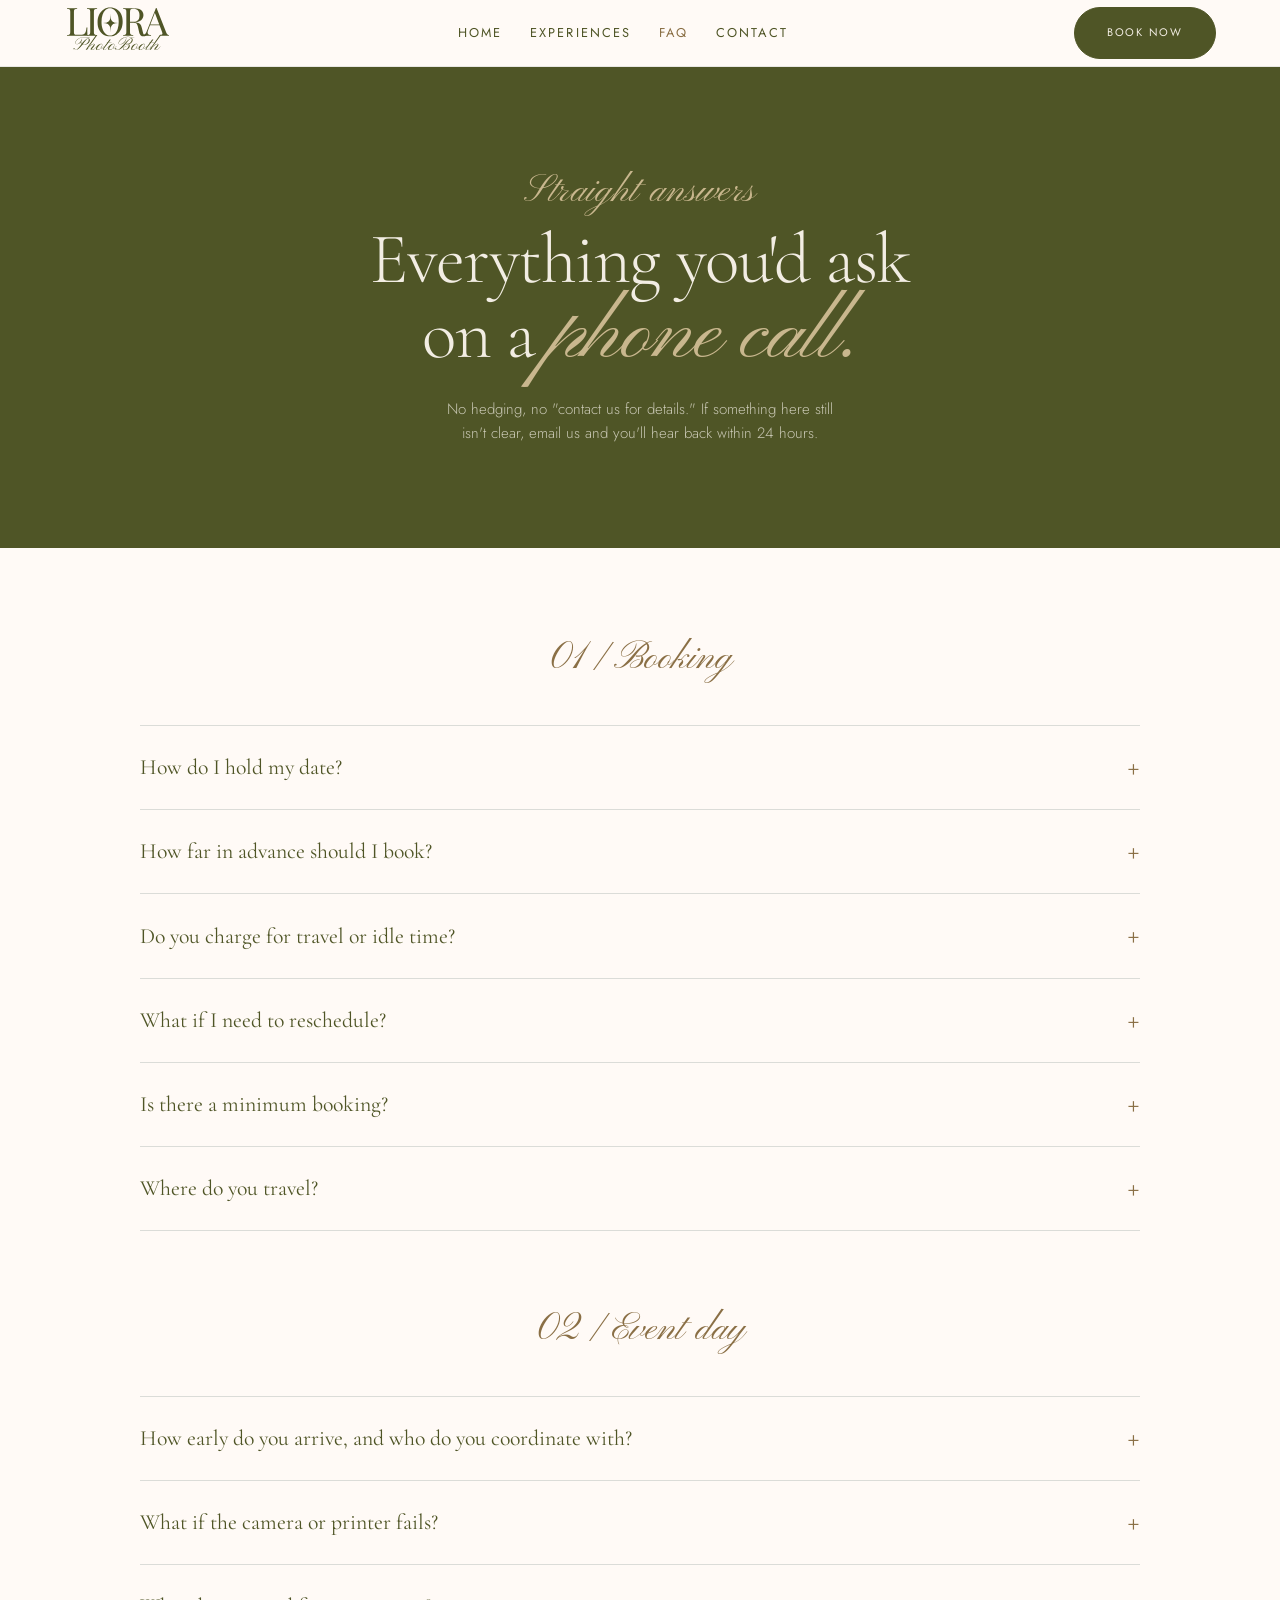
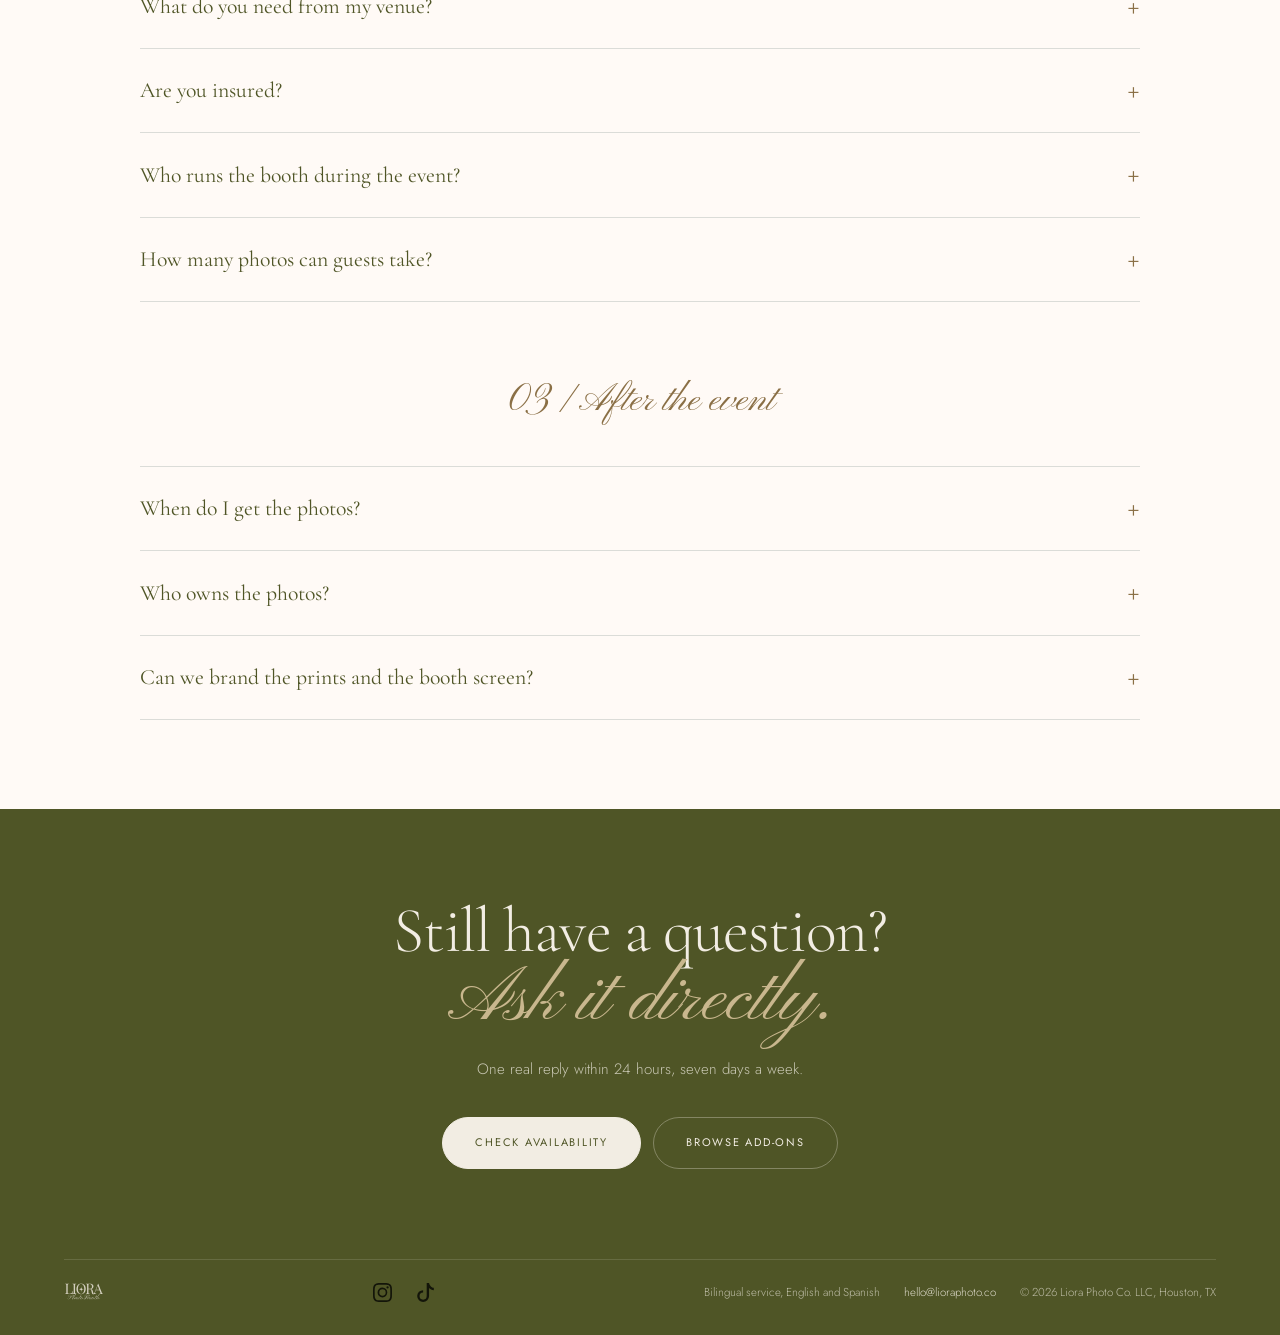
<file: faq.html>
<!DOCTYPE html>
<html lang="en">
<head>
<meta charset="UTF-8">
<link rel="icon" href="assets/favicon.ico" type="image/x-icon">
<link rel="icon" href="assets/favicon.png" type="image/png">
<meta name="viewport" content="width=device-width, initial-scale=1.0">
<title>FAQ | Liora Photo Co. Houston</title>
<meta name="description" content="Booking, event day, and after-the-event answers for Liora Photo Co.'s luxury photo booth in Houston, TX.">
<meta property="og:title" content="FAQ | Liora Photo Co. Houston">
<meta property="og:description" content="Booking, event day, and after-the-event answers for Liora Photo Co.'s luxury photo booth in Houston, TX.">
<meta property="og:type" content="website">
<meta property="og:image" content="https://lioraphoto.co/assets/og-image.png">
<meta property="og:image:width" content="1200">
<meta property="og:image:height" content="630">
<meta name="twitter:card" content="summary_large_image">
<link rel="preconnect" href="https://fonts.googleapis.com">
<link rel="preconnect" href="https://fonts.gstatic.com" crossorigin>
<link href="https://fonts.googleapis.com/css2?family=Cormorant+Garamond:ital,wght@0,300;0,400;0,500;0,600;1,300;1,400&family=Jost:wght@300;400;500&family=Playfair+Display:ital,wght@1,500;1,600&family=IBM+Plex+Mono:wght@400&family=Pinyon+Script&display=swap" rel="stylesheet">
<link rel="stylesheet" href="styles.css">
</head>
<body>

<header class="site-header">
  <a class="brand" href="index.html" aria-label="Liora Photo Co. home">
    <img src="assets/liora-logo-header.svg" alt="Liora Photo Co. logo">
  </a>
  <nav class="main-nav">
    <a href="index.html">Home</a>
    <a href="enhancements.html">Experiences</a>
    <a href="faq.html" aria-current="page">FAQ</a>
    <a href="contact.html">Contact</a>
  </nav>
  <button class="hamburger" aria-label="Toggle menu" aria-expanded="false">
    <span></span>
    <span></span>
    <span></span>
  </button>
  <a class="btn-primary" href="contact.html">Book Now</a>
</header>

<section class="page-hero">
  <div class="page-hero-inner">
    <p class="kicker on-dark">Straight answers</p>
    <h1 class="display">Everything you'd ask<br>on a <em class="accent on-dark">phone call.</em></h1>
    <p class="lede on-dark">No hedging, no "contact us for details." If something here still isn't clear, email us and you'll hear back within 24 hours.</p>
  </div>
</section>

<section class="section">

  <div class="faq-group">
    <div class="faq-cat"><span>01 / Booking</span></div>
    <div class="faq-items">
      <details class="faq-item">
        <summary><span>How do I hold my date?</span><span class="faq-plus">+</span></summary>
        <div class="faq-answer">
          <p>Two things: a signed agreement and a 30% retainer. Both are handled online, and we send them the same day you say yes.</p>
          <p>Your date comes off our calendar the moment the retainer clears. The remaining balance is due 14 days before the event. Until both are back, the date stays open to other inquiries, which is why we tell you plainly if someone else is asking about it.</p>
          <p>The retainer is non-refundable, since it holds a date we turn other clients away for. If plans change, it can move once to a new date.</p>
        </div>
      </details>
      <details class="faq-item">
        <summary><span>How far in advance should I book?</span><span class="faq-plus">+</span></summary>
        <div class="faq-answer">
          <p>Saturdays in peak season, March through June and October through December, tend to go six to eight months out. Weekdays and off-season dates are often available inside a month.</p>
          <p>Short notice is always worth asking about. If the date is open, we'll make it work.</p>
        </div>
      </details>
      <details class="faq-item">
        <summary><span>Do you charge for travel or idle time?</span><span class="faq-plus">+</span></summary>
        <div class="faq-answer">
          <p>Travel is included across our whole service area. Travel, setup, and teardown are built into the price you're quoted.</p>
          <p>Breaks up to 1 hour are free: we close the booth, stay on site, and open it again when you're ready. Longer pauses count as booth time.</p>
        </div>
      </details>
      <details class="faq-item">
        <summary><span>What if I need to reschedule?</span><span class="faq-plus">+</span></summary>
        <div class="faq-answer">
          <p>Your retainer moves with you to any open date within 18 months, once, at no extra cost. Venues get postponed and plans change. We'd rather keep the booking than keep the deposit. It isn't refundable, but it isn't lost either.</p>
        </div>
      </details>
      <details class="faq-item">
        <summary><span>Is there a minimum booking?</span><span class="faq-plus">+</span></summary>
        <div class="faq-answer">
          <p>Two hours. Our packages are built around three or four hours of booth time, and extra hours can be added to any package. Your proposal shows the exact hours and one all-in price.</p>
        </div>
      </details>
      <details class="faq-item">
        <summary><span>Where do you travel?</span><span class="faq-plus">+</span></summary>
        <div class="faq-answer">
          <p>Travel is included across Houston, Katy, Sugar Land, Pearland, Cypress, Spring, The Woodlands, Fulshear, Sienna, Brenham, Conroe, Richmond, League City, and Baytown.</p>
          <p>Somewhere else? Tell us the venue when you inquire and we'll include any travel in your quote.</p>
        </div>
      </details>
    </div>
  </div>

  <div class="faq-group">
    <div class="faq-cat"><span>02 / Event day</span></div>
    <div class="faq-items">
      <details class="faq-item">
        <summary><span>How early do you arrive, and who do you coordinate with?</span><span class="faq-plus">+</span></summary>
        <div class="faq-answer">
          <p>We load in 90 minutes before your start time and run a full test print before your first guest walks in. Setup takes about 45 of those minutes, which leaves room for the venue's own timeline to slip.</p>
          <p>Give us your planner or venue coordinator and we'll work with them directly on load-in, placement, and power. You should not be answering vendor questions on your own event day.</p>
        </div>
      </details>
      <details class="faq-item">
        <summary><span>What if the camera or printer fails?</span><span class="faq-plus">+</span></summary>
        <div class="faq-answer">
          <p>Backup equipment comes to every event. We also run a full test print before your first guest walks in, so most problems get caught before anyone notices.</p>
        </div>
      </details>
      <details class="faq-item">
        <summary><span>What do you need from my venue?</span><span class="faq-plus">+</span></summary>
        <div class="faq-answer">
          <p>An 8 × 8 ft footprint, one standard 110v outlet within about 50 feet, and level ground. We bring our own table, cable runs, mats, and lighting.</p>
          <p>Outdoors, we need cover: a tent, patio, or overhang. Direct sun and rain are both hard on a printer. Send us a floor plan or a photo of the space and we'll pick the spot for you.</p>
        </div>
      </details>
      <details class="faq-item">
        <summary><span>Are you insured?</span><span class="faq-plus">+</span></summary>
        <div class="faq-answer">
          <p>Yes. We carry general liability coverage, and most venues ask for proof of it before they'll let a vendor load in.</p>
          <p>Send us your venue's name and we'll email a certificate of insurance naming them as additional insured, usually the same day. You should never have to chase a vendor for that document the week of your event.</p>
        </div>
      </details>
      <details class="faq-item">
        <summary><span>Who runs the booth during the event?</span><span class="faq-plus">+</span></summary>
        <div class="faq-answer">
          <p>A trained Liora host, never a subcontractor and never an unattended kiosk. They style poses, hand prints to the right people, keep the line moving, and know when to bring the booth to the table that hasn't gotten up yet.</p>
          <p>You'll get your host's name and number in the week before the event. Service is available in English and Spanish.</p>
        </div>
      </details>
      <details class="faq-item">
        <summary><span>How many photos can guests take?</span><span class="faq-plus">+</span></summary>
        <div class="faq-answer">
          <p>Unlimited sessions on every package. On print packages, unlimited prints too, so a group of eight can each walk away with their own copy.</p>
          <p>A session runs about 45 seconds. In practice a booth handles 30 to 40 groups an hour with a host keeping things moving.</p>
        </div>
      </details>
    </div>
  </div>

  <div class="faq-group">
    <div class="faq-cat"><span>03 / After the event</span></div>
    <div class="faq-items">
      <details class="faq-item">
        <summary><span>When do I get the photos?</span><span class="faq-plus">+</span></summary>
        <div class="faq-answer">
          <p>Your full gallery lands by the next morning, with both the individual frames and the finished print layouts. Guests get their own copies instantly at the booth by text or email.</p>
          <p>The gallery downloads in one click.</p>
        </div>
      </details>
      <details class="faq-item">
        <summary><span>Who owns the photos?</span><span class="faq-plus">+</span></summary>
        <div class="faq-answer">
          <p>You do, for any use you like, including printing and commercial use for brand events. We ask permission before posting anything from your event, and if you'd rather we post nothing at all, say so and we won't.</p>
        </div>
      </details>
      <details class="faq-item">
        <summary><span>Can we brand the prints and the booth screen?</span><span class="faq-plus">+</span></summary>
        <div class="faq-answer">
          <p>Yes, on every package. Print template, start screen, and slideshow are all custom, and we work from your brand files or your event palette. Two rounds of revisions are included.</p>
          <p>For brand activations we can also add data capture on the sharing screen and send you the opt-in list after the event.</p>
        </div>
      </details>
    </div>
  </div>

</section>

<section class="section dark">
  <div class="page-hero-inner" style="text-align:center;">
    <h2 class="display">Still have a question?<br><em class="accent on-dark">Ask it directly.</em></h2>
    <p class="lede on-dark">One real reply within 24 hours, seven days a week.</p>
    <div class="cta-row">
      <a class="btn-pill on-dark" href="contact.html">Check availability</a>
      <a class="btn-pill-outline on-dark" href="enhancements.html">Browse add-ons</a>
    </div>
  </div>
</section>

<footer class="site-footer">
  <div class="footer-inner">
    <img class="footer-logo" src="assets/liora-logo-footer.svg" alt="Liora Photo Co.">
    <div class="footer-socials">
      <a href="https://www.instagram.com/lioraphoto.co/" target="_blank" rel="noopener noreferrer" aria-label="Instagram">
        <img src="assets/instagram.svg" alt="Instagram" style="width: 1.2rem; height: 1.2rem; display: block;">
      </a>
      <a href="https://www.tiktok.com/@lioraphoto.co" target="_blank" rel="noopener noreferrer" aria-label="TikTok">
        <img src="assets/tiktok.svg" alt="TikTok" style="width: 1.2rem; height: 1.2rem; display: block;">
      </a>
    </div>
    <div class="footer-meta">
      <span>Bilingual service, English and Spanish</span>
      <span><a href="mailto:hello@lioraphoto.co">hello@lioraphoto.co</a></span>
      <span>© 2026 Liora Photo Co. LLC, Houston, TX</span>
    </div>
  </div>
</footer>

<script>
(function () {
  var header = document.querySelector(".site-header");
  var toggle = document.querySelector(".hamburger");
  if (!header || !toggle) return;
  toggle.addEventListener("click", function () {
    var isOpen = header.classList.toggle("nav-open");
    toggle.setAttribute("aria-expanded", isOpen ? "true" : "false");
  });
  document.querySelectorAll(".main-nav a").forEach(function (link) {
    link.addEventListener("click", function () {
      header.classList.remove("nav-open");
      toggle.setAttribute("aria-expanded", "false");
    });
  });
})();
</script>
</body>
</html>
</file>
<file: styles.css>
/* ==========================================================================
   Liora Photo Co. — shared styles
   Ported from the "Liora Photo Co. homepage redesign" design export.
   ========================================================================== */
:root {
  --cream: #fffaf6;
  --cream-card: #fffdf9;
  --charcoal: #2a2a2a;
  --deep: #4f5526;
  --green: #4f5526;
  --cream-text: #F2EDE3;
  --gold: #8A6F45;
  --gold-light: #C9B78E;
  --font-body: 'Jost', sans-serif;
  --font-display: 'Cormorant Garamond', serif;
  --font-accent: 'Playfair Display', serif;
  --font-cursive: 'Pinyon Script', cursive;
  --font-mono: 'IBM Plex Mono', monospace;
}
* { box-sizing: border-box; }
html { scroll-behavior: smooth; }
body {
  margin: 0;
  background: var(--cream);
  color: var(--green);
  font-family: var(--font-body);
  font-weight: 300;
  font-size: 1rem;
  line-height: 1.6;
  -webkit-font-smoothing: antialiased;
  overflow-x: clip;
}
a { color: var(--green); text-decoration: none; }
a:hover { color: var(--gold); }
::selection { background: var(--green); color: var(--cream-card); }
details > summary { list-style: none; cursor: pointer; }
details > summary::-webkit-details-marker { display: none; }
img { max-width: 100%; }

/* ---------- NAV ---------- */
.site-header {
  position: sticky;
  top: 0;
  z-index: 60;
  display: flex;
  align-items: center;
  justify-content: space-between;
  gap: 2rem;
  padding: 0.375rem clamp(1.25rem, 5vw, 4.5rem);
  background: rgba(255,250,246,0.92);
  backdrop-filter: blur(14px);
  border-bottom: 1px solid rgba(36,64,58,0.1);
}
.brand { display: flex; align-items: center; }
.brand img { height: 3.4rem; width: auto; display: block; }
.main-nav {
  display: flex;
  flex-wrap: wrap;
  align-items: center;
  gap: 0.5rem clamp(1rem, 2.2vw, 2.1rem);
  font-size: clamp(0.75rem, 1vw, 0.9rem);
  letter-spacing: 0.16em;
  text-transform: uppercase;
  font-weight: 400;
  white-space: nowrap;
}
.main-nav a[aria-current="page"] { color: var(--gold); }

.hamburger {
  display: none;
  flex-direction: column;
  gap: 0.35rem;
  background: none;
  border: none;
  cursor: pointer;
  padding: 0.5rem;
}
.hamburger span {
  width: 1.5rem;
  height: 2px;
  background: var(--green);
  display: block;
  transition: all 0.3s ease;
}
.hamburger[aria-expanded="true"] span:nth-child(1) { transform: translateY(0.6rem) rotate(45deg); }
.hamburger[aria-expanded="true"] span:nth-child(2) { opacity: 0; }
.hamburger[aria-expanded="true"] span:nth-child(3) { transform: translateY(-0.6rem) rotate(-45deg); }

/* ---------- BUTTONS ---------- */
.btn-pill {
  display: inline-block;
  padding: 1rem 2rem;
  border-radius: 999px;
  font-size: 0.6875rem;
  letter-spacing: 0.16em;
  text-transform: uppercase;
  font-weight: 400;
  background: var(--green);
  color: var(--cream-text);
  border: 1px solid var(--green);
  transition: background 0.25s, color 0.25s, border-color 0.25s;
  text-align: center;
}
.btn-pill:hover { background: var(--gold); border-color: var(--gold); color: var(--cream-text); }
.btn-pill.on-dark { background: var(--cream-text); color: var(--deep); border-color: var(--cream-text); }
.btn-pill.on-dark:hover { background: var(--gold-light); border-color: var(--gold-light); color: var(--deep); }

.btn-pill-outline {
  display: inline-block;
  padding: 1rem 2rem;
  border-radius: 999px;
  font-size: 0.6875rem;
  letter-spacing: 0.16em;
  text-transform: uppercase;
  font-weight: 400;
  background: transparent;
  color: var(--green);
  border: 1px solid rgba(36,64,58,0.28);
  transition: background 0.25s, color 0.25s, border-color 0.25s;
  text-align: center;
}
.btn-pill-outline:hover { background: var(--green); color: var(--cream-text); border-color: var(--green); }
.btn-pill-outline.on-dark { color: var(--cream-text); border-color: rgba(242,237,227,0.32); }
.btn-pill-outline.on-dark:hover { border-color: var(--gold-light); color: var(--gold-light); background: transparent; }

/* Unified primary CTA — nav "Check your date", "How to book" step CTA, and
   the Classic/Grande "Inquire" buttons all share this styling. */
.btn-primary {
  display: inline-block;
  flex: none;
  padding: 1rem 2rem;
  border-radius: 999px;
  font-size: 0.6875rem;
  letter-spacing: 0.16em;
  text-transform: uppercase;
  font-weight: 400;
  background: var(--green);
  color: var(--cream-text);
  border: 1px solid var(--green);
  transition: background 0.25s, color 0.25s, border-color 0.25s;
  text-align: center;
  white-space: nowrap;
}
.btn-primary:hover { background: var(--gold-light); border-color: var(--gold-light); color: var(--deep); }

/* ---------- TYPOGRAPHY PATTERNS ---------- */
.kicker {
  font-family: var(--font-cursive);
  font-style: normal;
  font-weight: 400;
  font-size: clamp(1.75rem, 3.2vw, 2.4rem);
  line-height: 1.15;
  letter-spacing: 0.01em;
  color: var(--gold);
  margin: 0 0 0.7rem;
}
.kicker.on-dark { color: var(--gold-light); }
h1.display, h2.display {
  font-family: var(--font-display);
  font-weight: 300;
  line-height: 0.98;
  letter-spacing: -0.02em;
  margin: 0 0 1.1rem;
  text-wrap: pretty;
}
h1.display { font-size: clamp(2.5rem, 5.6vw, 5.5rem); }
h2.display { font-size: clamp(2.3rem, 5vw, 4.5rem); line-height: 1; }
em.accent { font-family: var(--font-cursive); font-style: normal; font-weight: 400; font-size: 1.2em; color: var(--gold); }
em.accent.on-dark { color: var(--gold-light); }
.lede {
  font-size: clamp(0.94rem, 1.1vw, 1.125rem);
  line-height: 1.6;
  font-weight: 300;
  color: #111;
  margin: 0 auto;
  max-width: 44ch;
  text-wrap: pretty;
}
.lede.on-dark { color: rgba(242,237,227,0.74); }
.cta-row { display: flex; flex-wrap: wrap; gap: 0.75rem; justify-content: center; margin-top: clamp(1.5rem, 3vw, 2.25rem); }

/* ---------- PAGE HERO (interior pages) ---------- */
.page-hero { text-align: center; padding: clamp(4rem, 8vw, 7.5rem) clamp(1.25rem, 5vw, 4.5rem); background: var(--deep); color: var(--cream-text); }
.page-hero-inner { max-width: 56rem; margin: 0 auto; }

/* ---------- ENHANCEMENTS PAGE ---------- */
.enhancements-hero {
  padding-top: clamp(2rem, 4vw, 3rem);
  padding-bottom: clamp(2rem, 4vw, 3rem);
}
/* "Enhancements" label — cursive script matching em.accent "yours." */
.enhancements-hero .kicker {
  font-family: var(--font-cursive);
  font-weight: 400;
  font-size: clamp(2.4rem, 6vw, 6rem);
  line-height: 0.98;
  letter-spacing: 0;
  margin-bottom: 0.75rem;
}
#backdrops .kicker, #glam .kicker, #branded .kicker {
  font-size: clamp(2.1rem, 3.9vw, 2.9rem);
}
#backdrops .lede { color: #111; }
#glam h2.display { color: var(--green); }

/* ---------- SECTIONS ---------- */
.section { padding: clamp(3.5rem, 7vw, 6.5rem) clamp(1.25rem, 5vw, 4.5rem); }
.section.dark { background: var(--deep); color: var(--cream-text); }
.section.card-bg { background: var(--cream-card); }
.section.full-edge { padding: clamp(3.5rem, 7vw, 6.5rem) 0 0 0; margin: 0; }
.section.full-edge .section-head { padding: 0 clamp(1.25rem, 5vw, 4.5rem); }
.section-head { text-align: center; max-width: 44rem; margin: 0 auto clamp(2.5rem, 4vw, 3.75rem); }

/* ---------- HERO (home) ---------- */
.hero {
  position: relative;
  width: 100%;
  height: 100svh;
  min-height: 36rem;
  overflow: hidden;
  color: var(--cream-text);
  background: var(--deep);
}
.hero-carousel {
  position: absolute;
  inset: 0;
  width: 100%;
  height: 100%;
}
.hero-carousel .swiper-wrapper,
.hero-carousel .swiper-slide {
  width: 100%;
  height: 100%;
}
.hero-carousel .swiper-slide {
  background: var(--deep);
  position: relative;
}
.hero-carousel .swiper-slide::before {
  content: '';
  position: absolute;
  inset: 0;
  background: rgba(0, 0, 0, 0.35);
  z-index: 1;
}
.hero-carousel .swiper-slide img {
  width: 100%;
  height: 100%;
  object-fit: cover;
  object-position: center;
  display: block;
  /* Belt-and-suspenders alongside draggable="false": stops the browser's
     native image-drag-ghost from ever engaging over the hero carousel. */
  -webkit-user-drag: none;
  user-drag: none;
  -webkit-user-select: none;
  user-select: none;
}
.hero-overlay {
  position: absolute;
  inset: 0;
  z-index: 10;
  display: flex;
  flex-direction: column;
  justify-content: flex-end;
  padding: clamp(2.5rem, 5vw, 5rem) clamp(1.5rem, 6vw, 6rem);
  background: linear-gradient(to top, rgba(0,0,0,0.62) 0%, rgba(0,0,0,0.18) 55%, transparent 100%);
  animation: hero-fade-in 1s ease both;
}
@keyframes hero-fade-in {
  from { opacity: 0; transform: translateY(1rem); }
  to   { opacity: 1; transform: translateY(0); }
}
.hero-badge {
  display: flex;
  align-items: center;
  gap: 0.75rem;
  font-size: 0.8rem;
  letter-spacing: 0.24em;
  text-transform: uppercase;
  color: var(--gold-light);
  margin-bottom: clamp(1rem, 2vw, 1.75rem);
}
.hero-badge .line { width: 1.75rem; height: 1px; background: var(--gold-light); display: block; }
.hero-overlay h1 {
  font-family: var(--font-display);
  font-weight: 300;
  font-size: clamp(2.4rem, 6vw, 6rem);
  line-height: 0.98;
  letter-spacing: -0.02em;
  margin: 0 0 clamp(1rem, 2vw, 1.6rem);
  max-width: 20ch;
  text-shadow: 0 2px 20px rgba(0,0,0,0.3);
}
.hero-overlay .lede {
  color: rgba(242,237,227,0.82);
  margin: 0 0 clamp(1.5rem, 2.8vw, 2.25rem);
  text-align: left;
  max-width: 42ch;
}
.hero-ctas { display: flex; flex-wrap: wrap; gap: 0.75rem; margin-bottom: clamp(1.25rem, 2.5vw, 2rem); }
.hero-trust { display: flex; flex-wrap: wrap; gap: 0.5rem 1.5rem; font-size: 0.8rem; letter-spacing: 0.03em; color: rgba(242,237,227,0.62); }
/* Mobile: .site-header sits above .hero (not overlaid on it), so a full
   100svh hero pushes the bottom-anchored hero-trust row below the first
   screen. Subtract the header's height so it lands on-screen at load. */
@media (max-width: 899px) {
  .hero { height: calc(100svh - 4.3rem); }
}
/* ---------- REVEAL SCROLL (Handcrafted section) ---------- */
.reveal {
  background: var(--cream);
}
.reveal-inner {
  position: relative;
}
/* Mobile base: text gets normal section padding, photos stack below */
.reveal-text {
  padding: clamp(3.5rem, 7vw, 6.5rem) clamp(1.25rem, 5vw, 4.5rem);
}
.reveal-photos {
  display: flex;
  flex-direction: column;
  gap: 1.5rem;
  padding: 0 clamp(1.25rem, 5vw, 4.5rem) clamp(3rem, 6vw, 5rem);
}
.rp {
  width: 100%;
  border-radius: 2px;
  box-shadow: 0 4px 20px rgba(0,0,0,0.13);
}

/* Scoped text overrides for the reveal section */
.reveal .kicker {
  color: var(--green);
  font-size: clamp(3.2rem, 5.85vw, 4.35rem);
  max-width: 26rem;
  margin-left: auto;
  margin-right: auto;
}
.reveal .booth-desc {
  font-size: clamp(1.08rem, 1.3vw, 1.3rem);
}
.reveal .feature-list {
  max-width: 34rem;
}
.reveal .feature-num {
  font-size: 1.68rem;
}
.reveal .feature-item p {
  font-size: 1.12rem;
}

/* Desktop: sticky text, photos scroll past the edges */
@media (min-width: 900px) {
  .reveal-text {
    position: sticky;
    top: 0;
    min-height: 100vh;
    display: flex;
    flex-direction: column;
    justify-content: center;
    z-index: 1;
  }
  .reveal-photos {
    position: relative;
    z-index: 2;
    margin-top: -100vh;
    pointer-events: none;
    background: transparent;
    height: 165vh;
  }
  .rp {
    position: absolute;
    height: auto;
    border-radius: 2px;
    box-shadow: 0 8px 36px rgba(0,0,0,0.17);
  }
  /* Pair 1 — rises into view together */
  .rp-1 { top: 6vh;  left: 0;   width: 24%; }
  .rp-2 { top: 30vh; right: 0;  width: 19%; }
  /* Pair 2 — rises into view together, lower in the scroll */
  .rp-3 { top: 75vh; right: 3%; width: 26%; }
  .rp-4 { top: 92vh; left: 4%;  width: 20%; }
  /* Desktop photos are always visible — neutralize any .fade-in initial state */
  .reveal-photos .rp { opacity: 1; transform: none; transition: none; }
}

/* Mobile Handcrafted: text pins while a 2x2 photo grid scrolls over it.
   No explicit height on .reveal-text — natural content height only.
   No vh/dvh/svh values because we set no heights at all.
   This avoids the judder loop: without a forced vh height, there is no
   height-vs-viewport feedback when the address bar shows/hides. */
@media (max-width: 899px) {
  /* sticky; bottom: 0 pins the text when its BOTTOM edge reaches the viewport
     bottom — the user has scrolled the full text height through the viewport
     first (items 1→10 in order), then the text catches at the bottom. */
  .reveal-text {
    position: sticky;
    top: 0;
    z-index: 1;
  }
  .reveal-photos {
    position: relative;
    z-index: 2; /* photos render above pinned text */
    display: grid;
    grid-template-columns: 1fr 1fr;
    gap: 0.2rem;
    padding: 1.5rem clamp(1.25rem, 5vw, 4.5rem) clamp(2.5rem, 5vw, 4rem);
  }
  .rp {
    width: 100%;
    position: relative;
    box-shadow: 0 8px 28px rgba(0,0,0,0.20);
  }
}

/* ---------- EVENT TICKER (standalone band) ---------- */
.ticker-section { background: var(--charcoal); overflow: hidden; padding: clamp(0.75rem, 1.5vw, 1rem) 0; }
.ticker-track { display: flex; width: max-content; animation: liora-ticker 30s linear infinite; }
.ticker-track span { font-family: var(--font-display); font-style: italic; font-size: clamp(1rem, 1.7vw, 1.375rem); letter-spacing: 0.04em; color: var(--cream); white-space: nowrap; }
@keyframes liora-ticker { from { transform: translateX(0); } to { transform: translateX(-50%); } }

/* ---------- PROMISE GRID ---------- */
/* ---------- ICON BOOTH (feature list) ---------- */
.booth-desc { font-family: var(--font-accent); color: var(--charcoal); }
.feature-list { max-width: 44rem; margin: 0 auto; border-top: 1px solid rgba(36,64,58,0.16); }
.feature-item { display: flex; align-items: baseline; gap: 1.25rem; padding: 1rem 0.25rem; border-bottom: 1px solid rgba(36,64,58,0.16); }
.feature-num { font-family: var(--font-cursive); font-size: 1.5rem; color: var(--gold); flex-shrink: 0; width: 2.25rem; }
.feature-item p { margin: 0; font-family: var(--font-accent); font-size: 1rem; color: var(--charcoal); }

/* ---------- FEATURE ROW (text + video split) ---------- */
.feature-row { display: flex; align-items: center; gap: clamp(2rem, 5vw, 4.5rem); }
.feature-row.reverse { flex-direction: row-reverse; }
.feature-copy { flex: 1 1 0; }
.feature-copy .display, .feature-copy .lede { color: var(--charcoal); }
.feature-copy .lede { margin: 0; max-width: none; }
.feature-media { flex: 1 1 0; }
.feature-media .rail-visual { width: 100%; aspect-ratio: 4 / 5; }
.feature-media video { width: 100%; height: 100%; object-fit: cover; display: block; }

/* ---------- HOW TO BOOK (steps) ---------- */
.steps-grid { display: grid; grid-template-columns: repeat(auto-fit, minmax(min(100%, 230px), 1fr)); gap: clamp(1.25rem, 2.6vw, 2.75rem); }
.step { text-align: center; display: flex; flex-direction: column; align-items: center; gap: 0.85rem; }
.step-num { font-family: var(--font-display); font-size: clamp(3.5rem, 5.4vw, 5.25rem); line-height: 0.8; color: rgba(36,64,58,0.28); }
.step-tag { font-family: var(--font-mono); font-size: 0.63rem; letter-spacing: 0.14em; text-transform: uppercase; color: var(--gold); }
.step h3 { font-family: var(--font-display); font-weight: 400; font-size: clamp(1.5rem, 2.1vw, 2rem); line-height: 1.1; margin: 0; }
.step p { font-size: 0.94rem; line-height: 1.62; font-weight: 300; color: #111; margin: 0; max-width: 32ch; }

/* How to Book — cream background, green/gold text, enlarged */
#how-to-book {
  background: var(--cream);
  color: var(--green);
}

/* ---------- STATEMENT SECTION (pinned glide anchor) ---------- */
.statement-pin {
  position: relative;
  width: 100%;
  height: 65dvh;
  overflow: hidden;
  display: flex;
  align-items: center;
  justify-content: center;
}
@media (min-width: 900px) {
  .statement-pin { height: 100vh; }
}
.statement-pin::before {
  content: '';
  position: absolute;
  inset: 0;
  background: url('assets/45_Dinner-with-Friends_Details_Booth_Stock.jpg') center / cover no-repeat;
  filter: grayscale(55%);
  z-index: 0;
}
.statement-pin::after {
  content: '';
  position: absolute;
  inset: 0;
  background: rgba(0, 0, 0, 0.45);
  z-index: 1;
}
.statement-text {
  position: relative;
  z-index: 2;
  display: flex;
  flex-direction: column;
  align-items: center;
  gap: 0.15em;
  text-align: center;
  padding: 0 clamp(1.5rem, 5vw, 4rem);
}
.statement-serif {
  display: block;
  font-family: var(--font-display);
  font-weight: 300;
  font-size: clamp(3rem, 7vw, 7rem);
  line-height: 0.98;
  letter-spacing: -0.02em;
  color: var(--cream-text);
  text-shadow: 0 2px 20px rgba(0,0,0,0.3);
}
.statement-script {
  display: block;
  font-family: var(--font-cursive);
  font-style: normal;
  font-weight: 400;
  font-size: clamp(3.5rem, 8.5vw, 8.5rem);
  line-height: 1;
  color: var(--gold-light);
  text-shadow: 0 2px 20px rgba(0,0,0,0.3);
}

/* Desktop glide: statement pins inside wrapper, releases when wrapper exits */
@media (min-width: 900px) {
  .glide-stack {
    position: relative;
  }
  .statement-pin {
    position: sticky;
    top: 0;
    z-index: 1;
  }
  #how-to-book {
    position: relative;
    z-index: 5;
  }
}

/* Mobile glide: Now Booking pins while How to Book rises over it.
   .statement-pin keeps its normal 65dvh height (image + one line of text,
   fits easily) — no forced height on the sticky element, same approach
   used on the other mobile glides above (avoids the judder loop). */
@media (max-width: 899px) {
  .glide-stack {
    position: relative;
  }
  .statement-pin {
    position: sticky;
    top: 0;
    z-index: 1;
  }
  #how-to-book {
    position: relative;
    z-index: 5;
  }
}
#how-to-book .kicker {
  color: var(--gold);
  font-size: clamp(2.45rem, 4.5vw, 3.35rem);
}
#how-to-book .step-num { color: rgba(79, 85, 38, 0.2); }
#how-to-book .step-tag { color: var(--gold); font-size: 0.72rem; }
#how-to-book .step h3 {
  color: var(--green);
  font-size: clamp(1.88rem, 2.6vw, 2.5rem);
}
#how-to-book .step p {
  color: #111;
  font-size: clamp(1.05rem, 1.2vw, 1.18rem);
}
#how-to-book .btn-primary {
  background: var(--green);
  color: var(--cream-text);
  border-color: var(--green);
}
#how-to-book .btn-primary:hover {
  background: var(--gold);
  border-color: var(--gold);
  color: var(--cream-text);
}

/* ---------- EXPERIENCES section headings ---------- */
#experiences .kicker    { font-size: clamp(2.45rem, 4.5vw, 3.35rem); }
#experiences h2.display { font-size: clamp(2.75rem, 5.5vw, 5rem); }
#experiences .lede      { font-size: clamp(1.05rem, 1.3vw, 1.2rem); }

/* ---------- EXPERIENCE / PACKAGES ---------- */
.pkg-grid { display: grid; grid-template-columns: repeat(3, minmax(0, 1fr)); gap: clamp(1rem, 2vw, 1.5rem); align-items: stretch; max-width: 72rem; margin: 0 auto; }
.pkg-card { background: var(--cream); border: 1px solid rgba(36,64,58,0.16); padding: clamp(1.75rem, 2.8vw, 2.75rem); display: flex; flex-direction: column; position: relative; }
/* The Grand is lifted on desktop — see the min-width: 900px block near the end. */
.pkg-card.featured { background: #636b2f; border-color: #636b2f; color: var(--cream-text); }
.pkg-tag { font-family: var(--font-mono); font-size: 0.63rem; letter-spacing: 0.12em; text-transform: uppercase; color: var(--gold); margin-bottom: 1.1rem; }
.pkg-card.featured .pkg-tag { color: var(--gold-light); }
.pkg-card h3 { font-family: var(--font-display); font-weight: 600; font-size: clamp(2.1rem, 3vw, 2.6rem); line-height: 1; color: var(--charcoal); margin: 0; }
.pkg-card.featured h3 { color: var(--cream-text); }
.pkg-hours { font-size: 0.94rem; font-weight: 300; color: var(--charcoal); margin: 0.6rem 0 1.5rem; padding-bottom: 1.5rem; border-bottom: 1px solid rgba(36,64,58,0.16); }
.pkg-card.featured .pkg-hours { color: var(--cream-text); border-bottom-color: rgba(242,237,227,0.24); }
.pkg-list { list-style: none; padding: 0; display: flex; flex-direction: column; gap: 0.7rem; font-family: var(--font-display); font-size: 1.125rem; font-weight: 500; line-height: 1.35; color: #111; margin: 0 0 2rem; }
.pkg-list li { position: relative; padding-left: 1.1rem; }
.pkg-list li::before { content: ""; position: absolute; left: 0; top: 0.6em; width: 0.35rem; height: 0.35rem; border-radius: 50%; background: var(--gold); }
.pkg-list li.pkg-plus { padding-left: 0; font-style: italic; }
.pkg-list li.pkg-plus::before { display: none; }
.pkg-card.featured .pkg-list { color: rgba(242,237,227,0.86); }
.pkg-card.featured .pkg-list li::before { background: var(--gold-light); }
/* "See pricing" toggle — the price row is collapsed until clicked. */
.pkg-toggle { align-self: flex-start; background: none; border: 0; padding: 0; margin: -0.75rem 0 0; font-family: var(--font-body); font-size: 0.75rem; letter-spacing: 0.06em; color: rgba(79,85,38,0.7); border-bottom: 1px solid rgba(79,85,38,0.3); cursor: pointer; transition: color 0.2s, border-color 0.2s; }
.pkg-toggle:hover { color: var(--gold); border-bottom-color: var(--gold); }
.pkg-card.featured .pkg-toggle { color: rgba(242,237,227,0.65); border-bottom-color: rgba(242,237,227,0.3); }
.pkg-card.featured .pkg-toggle:hover { color: var(--gold-light); border-bottom-color: var(--gold-light); }
.pkg-pricing { display: grid; grid-template-rows: 0fr; opacity: 0; margin-bottom: 2rem; transition: grid-template-rows 0.4s ease, opacity 0.4s ease; }
.pkg-pricing > div { overflow: hidden; }
.pkg-pricing.is-open { grid-template-rows: 1fr; opacity: 1; }
.pkg-pricing p { margin: 1rem 0 0; font-size: 0.94rem; font-weight: 300; color: var(--charcoal); }
.pkg-pricing strong { font-family: var(--font-display); font-weight: 600; font-size: 1.5rem; color: var(--charcoal); }
.pkg-card.featured .pkg-pricing p, .pkg-card.featured .pkg-pricing strong { color: var(--cream-text); }
.pkg-card .btn-primary { display: block; width: 100%; margin-top: auto; }
/* Inquire: white, outlined. */
.pkg-card .btn-primary.pkg-btn-outline { background: #fff; color: var(--green); border-color: var(--green); }
.pkg-card .btn-primary.pkg-btn-outline:hover { background: var(--green); color: var(--cream-text); border-color: var(--green); }
/* Book Now: deeper olive fill with gold text, so it reads against the #636b2f card. */
.pkg-card.featured .btn-primary { background: var(--deep); color: var(--gold-light); border-color: var(--gold-light); }
.pkg-card.featured .btn-primary:hover { background: var(--gold-light); border-color: var(--gold-light); color: var(--deep); }
@media (max-width: 899px) {
  .pkg-grid { grid-template-columns: 1fr; max-width: 30rem; }
}

/* ---------- COVERAGE ---------- */
.coverage-grid { display: grid; grid-template-columns: repeat(auto-fit, minmax(min(100%, 300px), 1fr)); gap: 1px; background: rgba(36,64,58,0.16); border: 1px solid rgba(36,64,58,0.16); max-width: 68rem; margin: 0 auto; }
.coverage-card { background: var(--cream-card); padding: clamp(1.75rem, 3vw, 2.75rem); text-align: center; display: flex; flex-direction: column; align-items: center; gap: 1rem; }
.coverage-card .tag { font-family: var(--font-mono); font-size: 0.66rem; letter-spacing: 0.14em; text-transform: uppercase; color: var(--gold); }
.coverage-card .tag.muted { color: rgba(36,64,58,0.72); }
.coverage-card p { font-family: var(--font-display); font-size: clamp(1.1rem, 1.7vw, 1.4rem); line-height: 1.4; max-width: 52ch; margin: 0; }

/* Coverage section — olive green background, tighter vertical spacing */
#coverage {
  background: #5d642f;
  color: var(--cream-text);
  padding-top: clamp(1.75rem, 3.5vw, 3.25rem);
  padding-bottom: clamp(1.75rem, 3.5vw, 3.25rem);
}
#coverage .section-head {
  margin-bottom: clamp(1.25rem, 2vw, 1.875rem);
}
#coverage .kicker { color: var(--gold-light); font-size: clamp(2.45rem, 4.5vw, 3.35rem); }
#coverage h2.display { color: var(--cream-text); font-size: clamp(2.75rem, 5.5vw, 5rem); }
#coverage .coverage-grid {
  background: rgba(255,255,255,0.08);
  border-color: rgba(255,255,255,0.14);
}
#coverage .coverage-card {
  background: transparent;
}
#coverage .coverage-card .tag { color: var(--gold-light); }
#coverage .coverage-card .tag.muted { color: rgba(242,237,227,0.55); }
#coverage .coverage-card p { color: var(--cream-text); }

/* ---------- GLIDE STACK 3: Coverage pins, Straight Answers rises over ---------- */
@media (min-width: 900px) {
  .glide-stack-3 { position: relative; }
  #coverage {
    position: sticky;
    top: 0;
    z-index: 1;
    height: 100vh;
    display: flex;
    flex-direction: column;
    justify-content: center;
  }
  #faq {
    position: relative;
    z-index: 5;
    background: var(--cream);
  }
}

/* Mobile glide: Coverage pins while Straight Answers rises over it.
   No explicit height on #coverage — natural content height only (~345px),
   which fits within the viewport so it pins cleanly with no vh/dvh math
   and no JS. Same no-forced-height approach that avoids the judder loop
   on the mobile Handcrafted glide above. */
@media (max-width: 899px) {
  .glide-stack-3 { position: relative; }
  #coverage {
    position: sticky;
    top: 0;
    z-index: 1;
  }
  #faq {
    position: relative;
    z-index: 5;
    background: var(--cream);
  }
}

/* ---------- STRAIGHT ANSWERS section headings ---------- */
#faq .kicker    { font-size: clamp(2.45rem, 4.5vw, 3.35rem); }
#faq h2.display { font-size: clamp(2.75rem, 5.5vw, 5rem); }

/* ---------- FAQ ACCORDION ---------- */
.faq-group { max-width: 62.5rem; margin: 0 auto clamp(3.5rem, 6vw, 5.5rem); }
.faq-group:last-child { margin-bottom: 0; }
.faq-cat { text-align: center; margin-bottom: clamp(1.75rem, 3.4vw, 2.75rem); }
.faq-cat span { font-family: var(--font-cursive); font-style: normal; font-weight: 400; font-size: clamp(1.75rem, 3.2vw, 2.4rem); line-height: 1.15; color: var(--gold); }
.faq-items { border-top: 1px solid rgba(36,64,58,0.16); }
.faq-item { border-bottom: 1px solid rgba(36,64,58,0.16); }
.faq-item summary {
  display: flex;
  justify-content: space-between;
  align-items: center;
  gap: 1.5rem;
  padding: 1.5rem 0;
  font-family: var(--font-display);
  font-size: clamp(1.19rem, 1.7vw, 1.625rem);
  font-weight: 400;
  color: var(--green);
}
.faq-plus { flex: none; font-family: var(--font-body); font-size: 1.375rem; font-weight: 300; color: var(--gold); transition: transform 0.25s ease; }
.faq-item[open] .faq-plus { transform: rotate(45deg); }
.faq-answer { display: flex; flex-direction: column; gap: 0.875rem; margin: 0 0 1.75rem; max-width: 66ch; font-size: 0.94rem; line-height: 1.68; font-weight: 300; color: #111; }
.faq-answer p { margin: 0; }

/* ---------- BACKDROP SHOWCASE CAROUSEL ---------- */
.bd-showcase {
  width: 100%;
  overflow: hidden;
  background: var(--cream);
  padding: clamp(1.5rem, 3vw, 2.5rem) 0 clamp(2rem, 4vw, 3rem);
}
/* Track height reserves space for the full-size center slide (58vw × 10/16) */
.bd-track {
  position: relative;
  width: 100%;
  height: calc(58vw * 10 / 16);
}
/* All slides stacked at center; JS applies translate+scale for each position */
.bd-slide {
  position: absolute;
  left: 50%;
  top: 50%;
  width: 58vw;
  aspect-ratio: 16 / 10;
  transform-origin: center center;
  transform: translate(-50%, -50%);
  overflow: hidden;
  border-radius: 2px;
  will-change: transform, opacity;
}
.bd-slide img {
  width: 100%;
  height: 100%;
  object-fit: cover;
  display: block;
}
/* Bottom scrim: keeps label readable on any swatch including pale ones */
.bd-slide::before {
  content: '';
  position: absolute;
  inset: 0;
  background: linear-gradient(to top, rgba(0,0,0,0.38) 0%, transparent 48%);
  pointer-events: none;
  z-index: 1;
}
/* Name label via data-label attribute */
.bd-slide::after {
  content: attr(data-label);
  position: absolute;
  bottom: 1rem;
  left: 1.25rem;
  font-family: var(--font-body);
  font-size: 0.72rem;
  font-weight: 500;
  letter-spacing: 0.18em;
  text-transform: uppercase;
  color: #fff;
  text-shadow: 0 1px 5px rgba(0,0,0,0.55);
  z-index: 2;
}
.bd-controls {
  display: flex;
  justify-content: center;
  align-items: center;
  gap: 1.5rem;
  padding-top: clamp(1.25rem, 2.5vw, 2rem);
}
.bd-btn {
  display: flex;
  align-items: center;
  justify-content: center;
  width: 2.75rem;
  height: 2.75rem;
  background: transparent;
  border: 1.5px solid var(--gold);
  color: var(--gold);
  border-radius: 50%;
  cursor: pointer;
  font-size: 1.1rem;
  line-height: 1;
  transition: background 0.18s ease, color 0.18s ease;
}
.bd-btn:hover {
  background: var(--gold);
  color: var(--cream-text);
}
@media (max-width: 680px) {
  /* 84vw left no room for neighbor slides to peek in at the sides — the
     center-pop effect was invisible on phones (neighbors landed fully
     off-screen). 70vw restores a visible peek, matching the desktop ratio. */
  .bd-track { height: calc(70vw * 10 / 16); }
  .bd-slide { width: 70vw; }
}

/* ---------- BRANDED MOMENTS STRIP ---------- */
.branded-grid {
  display: grid;
  grid-template-columns: repeat(4, 1fr);
  gap: 0;
  width: 100%;
  margin: 0;
}
.branded-card {
  margin: 0;
  aspect-ratio: 4 / 5;
  overflow: hidden;
}
.branded-card img {
  width: 100%;
  height: 100%;
  object-fit: cover;
  display: block;
}
@media (max-width: 680px) {
  .branded-grid { grid-template-columns: repeat(2, 1fr); }
}

/* ---------- CONTACT FORM ---------- */
.form-wrap { max-width: 38rem; margin: 0 auto; }
.field { margin-bottom: 1.6rem; }
.field label {
  display: block;
  font-family: var(--font-mono);
  font-size: 0.75rem;
  font-weight: 500;
  letter-spacing: 0.12em;
  text-transform: uppercase;
  color: #1a1a1a;
  margin-bottom: 0.5rem;
}
.field input, .field select, .field textarea {
  width: 100%;
  background: transparent;
  border: none;
  border-bottom: 1px solid rgba(26,26,26,0.45);
  padding: 0.6rem 0.1rem;
  font-family: var(--font-body);
  font-size: 1rem;
  font-weight: 400;
  color: #1a1a1a;
}
.field textarea { resize: vertical; min-height: 6rem; }
.field input:focus, .field select:focus, .field textarea:focus { outline: none; border-bottom-color: var(--gold); }
.field input::placeholder, .field textarea::placeholder { color: rgba(26,26,26,0.5); opacity: 1; }
.field-row { display: grid; grid-template-columns: 1fr 1fr; gap: 1.6rem; }
.form-note { font-size: 0.85rem; font-weight: 400; color: #2a2a2a; margin-top: -0.4rem; margin-bottom: 1.75rem; }
.form-submit { border: none; cursor: pointer; }

/* ---------- CONTACT INFO STRIP ---------- */
.contact-info {
  display: flex;
  flex-wrap: wrap;
  gap: 1.5rem 3rem;
  justify-content: center;
  margin-top: clamp(2.5rem, 4vw, 3.5rem);
  padding-top: clamp(2.5rem, 4vw, 3.5rem);
  border-top: 1px solid rgba(36,64,58,0.16);
}
.contact-info-item { text-align: center; }
.contact-info-item .tag {
  display: block;
  font-family: var(--font-mono);
  font-size: 0.66rem;
  letter-spacing: 0.14em;
  text-transform: uppercase;
  color: var(--gold);
  margin-bottom: 0.5rem;
}
.contact-info-item a, .contact-info-item .value {
  font-family: var(--font-display);
  font-size: clamp(1.1rem, 1.6vw, 1.375rem);
  color: var(--green);
}

/* ---------- FOOTER ---------- */
.site-footer { background: var(--deep); color: rgba(242,237,227,0.68); padding: 0 clamp(1.25rem, 5vw, 4.5rem) clamp(1.25rem, 2.5vw, 2rem); }
.footer-inner {
  max-width: 90rem;
  margin: 0 auto;
  border-top: 1px solid rgba(242,237,227,0.14);
  padding-top: clamp(1rem, 1.8vw, 1.5rem);
  display: flex;
  flex-wrap: wrap;
  gap: 1.5rem 3rem;
  align-items: center;
  justify-content: space-between;
}
.footer-logo { height: 1.25rem; width: auto; display: block; opacity: 0.75; }
.footer-socials { display: flex; gap: 1.5rem; align-items: center; }
.footer-socials a { display: flex; align-items: center; justify-content: center; opacity: 0.75; transition: opacity 0.25s; }
.footer-socials a:hover { opacity: 1; }
.footer-nav { display: flex; flex-wrap: wrap; gap: 0.75rem 1.75rem; font-size: 0.66rem; letter-spacing: 0.14em; text-transform: uppercase; }
.footer-nav a { color: rgba(242,237,227,0.68); }
.footer-nav a:hover { color: var(--gold-light); }
.footer-meta { display: flex; flex-wrap: wrap; gap: 0.4rem 1.5rem; font-size: 0.72rem; font-weight: 300; }
.footer-meta a { color: rgba(242,237,227,0.85); }
.footer-meta a:hover { color: var(--gold-light); }

/* ---------- SCROLL ANIMATIONS ---------- */
.fade-in { opacity: 0; transform: translateY(20px); transition: opacity 0.8s ease-out, transform 0.8s ease-out; }
.fade-in.visible { opacity: 1; transform: none; }

/* ---------- RESPONSIVE ---------- */
@media (max-width: 940px) {
  .hamburger { display: flex; margin-left: auto; }
  .site-header { min-height: 4.15rem; }
  /* Logo grows within the same bar height and centers independently of the
     hamburger: taken out of flex flow and centered on the header itself,
     so the hamburger (still a normal flex child, pinned right via
     margin-left: auto above) never pushes it off-center. */
  .brand {
    position: absolute;
    left: 50%;
    top: 50%;
    transform: translate(-50%, -50%);
  }
  .brand img { height: 3.7rem; }
  .site-header .btn-primary { display: none; }
  .main-nav a:not(.btn-primary) { display: none; }
  .main-nav {
    display: none;
    position: absolute;
    top: 100%;
    left: 0;
    right: 0;
    flex-direction: column;
    align-items: flex-start;
    gap: 0;
    background: var(--cream-card);
    padding: 0.5rem clamp(1.25rem, 5vw, 4.5rem) 1.25rem;
    border-bottom: 1px solid rgba(36,64,58,0.1);
    box-shadow: 0 16px 28px rgba(0,0,0,0.1);
  }
  .site-header.nav-open .main-nav { display: flex; }
  .site-header.nav-open .main-nav a:not(.btn-primary) { display: block; padding: 0.75rem 0; }
}
@media (max-width: 800px) {
  .hero-visual { margin-left: 0; margin-top: 2.5rem; }
  .hero-strip { left: 1rem; }
  .feature-row, .feature-row.reverse { flex-direction: column; }
  .field-row { grid-template-columns: 1fr; gap: 0; }
  .coverage-grid { grid-template-columns: 1fr; }
}
@media (min-width: 900px) {
  .pkg-card.featured { transform: translateY(-0.9rem); box-shadow: 0 1.75rem 3.25rem rgba(36,64,58,0.22); z-index: 1; }
  .pkg-card.featured.fade-in.visible { transform: translateY(-0.9rem); }
}
@media (max-width: 520px) {
  .site-header .btn-primary { padding: 0.6rem 1.1rem; font-size: 0.6rem; }
}
@media (prefers-reduced-motion: reduce) {
  html { scroll-behavior: auto; }
  * { transition: none !important; }
  .ticker-track { animation: none; }
}

/* ========== HERO CAROUSEL - TEXT FADE-IN ========== */
@keyframes fadeIn {
  from { opacity: 0; }
  to { opacity: 1; }
}
.hero-copy h1 { animation: fadeIn 0.8s ease-out 0.4s forwards; opacity: 0; }
.hero-copy .lede { animation: fadeIn 0.8s ease-out 0.6s forwards; opacity: 0; }
.hero-ctas { animation: fadeIn 0.8s ease-out 0.8s forwards; opacity: 0; }
.hero-badge { animation: fadeIn 0.8s ease-out 0.2s forwards; opacity: 0; }
.hero-trust { animation: fadeIn 0.8s ease-out 1s forwards; opacity: 0; }

@media (max-width: 768px) {
  .hero-carousel { border-radius: 0; }
  .hero-photo { border-radius: 0; }
}

.swiper-button-prev,
.swiper-button-next {
  color: var(--cream);
  width: 44px;
  height: 44px;
  background: rgba(0, 0, 0, 0.3);
  border-radius: 50%;
  display: flex;
  align-items: center;
  justify-content: center;
  cursor: pointer;
  transition: background 0.3s ease;
}
.swiper-button-prev:hover,
.swiper-button-next:hover {
  background: rgba(0, 0, 0, 0.5);
}
.swiper-button-prev::after,
.swiper-button-next::after {
  font-size: 20px;
  font-weight: bold;
}
</file>
